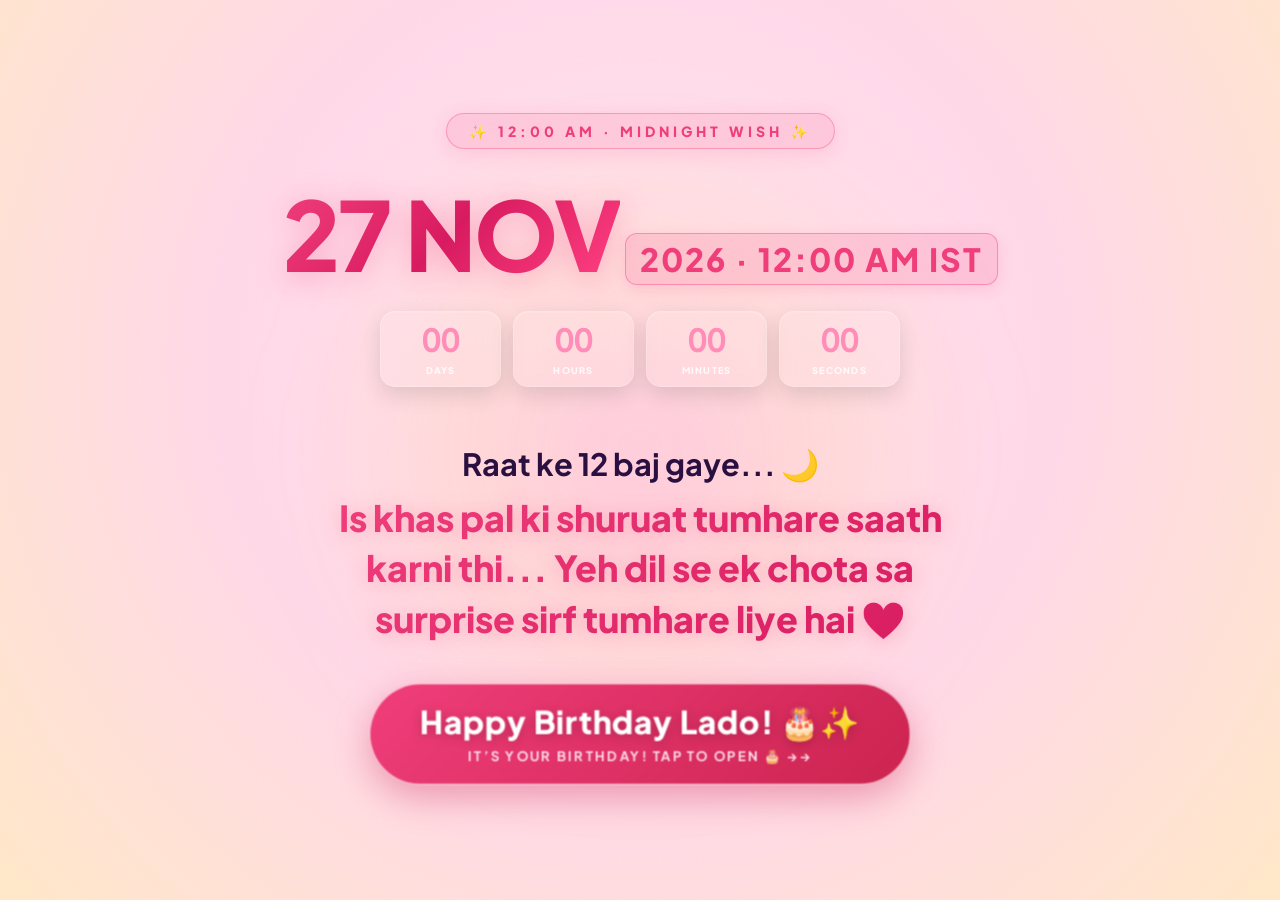
<file: index.html>
<!DOCTYPE html>
<html lang="en">
<head>
  <meta charset="UTF-8">
  <meta name="viewport" content="width=device-width, initial-scale=1.0">
  <title>For Lado 💗 — Birthday Surprise</title>
  
  <!-- Google Fonts -->
  <link rel="preconnect" href="https://fonts.googleapis.com">
  <link rel="preconnect" href="https://fonts.gstatic.com" crossorigin>
  <link href="https://fonts.googleapis.com/css2?family=Caveat:wght@600;700&family=Dancing+Script:wght@700&family=Montserrat:wght@400;700;800;900&family=Nunito:wght@400;600;700;800;900&family=Outfit:wght@400;600;700;800;900&family=Pacifico&family=Playfair+Display:ital,wght@0,600;0,700;1,600&family=Plus+Jakarta+Sans:wght@600;700;800&display=swap" rel="stylesheet">
  
  <!-- GSAP Animation Library -->
  <script src="https://cdnjs.cloudflare.com/ajax/libs/gsap/3.12.5/gsap.min.js"></script>

  <!-- External Stylesheet -->
  <link rel="stylesheet" href="style.css">

  <style id="long-scenes-scroll-fix">
    /* Let long birthday content scroll inside its own scene. */
    #scene-wishes,
    #scene-letter {
      justify-content: flex-start !important;
      align-items: center;
      overflow-y: auto !important;
      overflow-x: hidden !important;
      overscroll-behavior-y: contain;
      -webkit-overflow-scrolling: touch;
      scrollbar-width: thin;
      scrollbar-color: #f58aae rgba(255, 255, 255, 0.35);
      padding-top: clamp(24px, 5vh, 56px) !important;
      padding-bottom: 56px !important;
      height: 100%;
    }

    #scene-wishes > *,
    #scene-letter > * {
      flex-shrink: 0;
    }

    #scene-wishes .marathi-inline,
    #scene-wishes .wishes-card,
    #scene-letter .letter-card {
      max-width: min(100%, 900px);
    }

    #scene-wishes .marathi-inline {
      margin-bottom: 28px;
    }

    #scene-wishes .wishes-card {
      margin-bottom: 12px;
    }

    @media (max-width: 600px) {
      #scene-wishes,
      #scene-letter {
        padding: 22px 14px 40px !important;
      }

      #scene-wishes .marathi-inline,
      #scene-wishes .wishes-card,
      #scene-letter .letter-card {
        width: 100%;
      }
    }
  </style>


  <style id="lado-mobile-vintage-fix">
    /* Keep the bow fully on-screen and easy to tap on phones. */
    #scene-gift .archery-wrap {
      overflow: visible !important;
    }
    #scene-gift #archeryRig {
      z-index: 30 !important;
      touch-action: none;
    }
    #scene-gift #archeryRig::after {
      content: "TAP THE BOW TO SHOOT 💘";
      position: absolute;
      left: 50%;
      bottom: -22px;
      transform: translateX(-50%);
      width: max-content;
      max-width: 80vw;
      padding: 5px 10px;
      border: 1px solid rgba(220, 40, 105, .28);
      border-radius: 999px;
      background: rgba(255,255,255,.92);
      color: #c72865;
      font: 800 10px/1.2 'Nunito', sans-serif;
      letter-spacing: 1px;
      pointer-events: none;
      box-shadow: 0 4px 12px rgba(180, 30, 85, .12);
    }
    @media (max-width: 600px) {
      #scene-gift .archery-wrap {
        min-height: 76vh;
      }
      #scene-gift #archeryRig {
        left: 50% !important;
        right: auto !important;
        top: auto !important;
        bottom: 5% !important;
        margin-left: -76px !important;
        width: 152px !important;
        max-width: 42vw !important;
        height: auto !important;
        transform-origin: center bottom !important;
      }
      #scene-gift #archeryRig .bow-svg {
        width: 100% !important;
        height: auto !important;
        display: block;
      }
      #scene-gift #archeryRig .arrow-svg {
        max-width: 22% !important;
      }
      #scene-gift .gift-headline {
        max-width: 92vw;
        text-align: center;
      }
    }

    /* Vintage letter: readable type, warm paper, generous mobile spacing. */
    #scene-letter {
      background:
        radial-gradient(ellipse at 12% 8%, rgba(255,255,255,.75), transparent 38%),
        radial-gradient(ellipse at 90% 90%, rgba(255,220,173,.28), transparent 42%),
        linear-gradient(135deg, #2b1232 0%, #14091d 100%) !important;
      padding: clamp(16px, 3vh, 36px) 12px 42px !important;
    }
    #scene-letter .letter-card {
      width: min(920px, 100%) !important;
      box-sizing: border-box;
      border: 1px solid rgba(155, 104, 61, .38) !important;
      border-radius: 8px 8px 14px 14px !important;
      background:
        repeating-linear-gradient(0deg, rgba(118,78,45,.025) 0px, rgba(118,78,45,.025) 1px, transparent 1px, transparent 5px),
        linear-gradient(135deg, #fffaf0, #f8edd8 70%, #fff8ed) !important;
      color: #3d2a26 !important;
      box-shadow: 0 18px 55px rgba(0,0,0,.28), inset 0 0 30px rgba(170,116,57,.08) !important;
      padding: clamp(18px, 4vw, 42px) !important;
      overflow: visible !important;
      font-family: 'Nunito', sans-serif !important;
    }
    #scene-letter .letter-header {
      border-bottom: 1px solid rgba(139, 93, 50, .28);
      padding-bottom: 14px;
      margin-bottom: 18px;
    }
    #scene-letter .letter-title {
      color: #6f3045 !important;
      font-family: 'Dancing Script', 'Caveat', cursive !important;
      font-size: clamp(28px, 5vw, 44px) !important;
      line-height: 1.2 !important;
      letter-spacing: .2px !important;
    }
    #scene-letter .letter-tag {
      color: #9d6a3d !important;
      font-size: clamp(9px, 2vw, 12px) !important;
      letter-spacing: 2px !important;
      line-height: 1.5 !important;
    }
    #scene-letter .letter-body {
      font-family: 'Nunito', sans-serif !important;
      font-size: clamp(15px, 2.4vw, 18px) !important;
      line-height: 1.85 !important;
      color: #46352f !important;
      overflow-wrap: anywhere;
    }
    #scene-letter .letter-body p {
      margin: 0 0 1em !important;
    }
    #scene-letter .letter-signature {
      margin-top: 22px !important;
      padding-top: 14px;
      border-top: 1px dashed rgba(139, 93, 50, .32);
    }
    #scene-letter .sig-name {
      color: #b32f60 !important;
      font-family: 'Dancing Script', cursive !important;
      font-size: clamp(24px, 4vw, 34px) !important;
    }
    #scene-letter .memory-section {
      margin-top: clamp(28px, 5vw, 48px) !important;
      padding-top: 22px;
      border-top: 1px dashed rgba(139, 93, 50, .35);
    }
    #scene-letter .memory-section h3 {
      font-family: 'Dancing Script', cursive !important;
      font-size: clamp(25px, 4vw, 36px) !important;
      color: #6f3045 !important;
      line-height: 1.25 !important;
    }
    #scene-letter .memory-section > p {
      font-size: clamp(14px, 2.2vw, 16px) !important;
      line-height: 1.65 !important;
    }

    /* Photo cards have a subtle tactile 3D response on hover/touch. */
    #scene-letter .memory-photo {
      transform-style: preserve-3d;
      perspective: 900px;
      transition: transform 220ms ease, box-shadow 220ms ease;
      will-change: transform;
      cursor: pointer;
      box-shadow: 0 8px 20px rgba(80, 40, 48, .14);
      border-radius: 14px !important;
      overflow: hidden;
    }
    #scene-letter .memory-photo img {
      transform: translateZ(12px);
      transition: transform 260ms ease, filter 260ms ease;
      backface-visibility: hidden;
    }
    #scene-letter .memory-photo figcaption {
      font-size: clamp(11px, 2vw, 13px) !important;
      line-height: 1.4 !important;
      padding: 9px 6px !important;
    }
    #scene-letter .memory-photo:focus-within,
    #scene-letter .memory-photo:active {
      box-shadow: 0 16px 30px rgba(181, 39, 94, .22);
    }

    /* Personal chat memory: responsive, readable, softly framed. */
    #chat-memory {
      margin: 28px auto 12px;
      width: 100%;
      max-width: 760px;
      text-align: center;
    }
    #chat-memory .chat-memory-frame {
      margin: 0 auto;
      padding: clamp(8px, 2vw, 14px);
      border: 1px solid rgba(143, 86, 62, .24);
      border-radius: 16px;
      background: linear-gradient(145deg, #fffaf7, #f8e8e4);
      box-shadow: 0 12px 30px rgba(82, 35, 48, .13);
      overflow: hidden;
    }
    #chat-memory .chat-memory-image {
      display: block;
      width: 100%;
      height: auto;
      max-height: 72vh;
      object-fit: contain;
      object-position: center;
      border-radius: 10px;
      background: #101820;
      box-shadow: 0 5px 16px rgba(20, 10, 15, .18);
      transform: perspective(1000px) translateZ(0);
      transition: transform 260ms ease, box-shadow 260ms ease;
    }
    #chat-memory .chat-memory-frame:hover .chat-memory-image,
    #chat-memory .chat-memory-frame:active .chat-memory-image {
      transform: perspective(1000px) rotateX(1deg) rotateY(-1deg) scale(1.008);
      box-shadow: 0 12px 26px rgba(20, 10, 15, .24);
    }
    #chat-memory .chat-memory-caption {
      margin: 12px 0 0;
      color: #a8245b;
      font-size: clamp(16px, 2.6vw, 20px);
      font-weight: 900;
      line-height: 1.55;
    }
    #chat-memory .ghost {
      display: inline-block;
      text-decoration: none;
      font-size: 1.15em;
      transition: transform 180ms ease;
    }
    #chat-memory .ghost:hover { transform: rotate(-12deg) scale(1.15); }

    @media (max-width: 600px) {
      #scene-letter .letter-card {
        padding: 18px 15px 24px !important;
      }
      #scene-letter .letter-body {
        font-size: 16px !important;
        line-height: 1.85 !important;
      }
      #scene-letter .memory-grid {
        gap: 10px !important;
      }
      #scene-letter .memory-photo {
        min-width: 0;
      }
      #chat-memory .chat-memory-frame {
        padding: 18px 14px;
      }
    }

    @media (prefers-reduced-motion: reduce) {
      #scene-letter .memory-photo,
      #scene-letter .memory-photo img {
        transition: none !important;
      }
    }
  </style>


  <style id="wait-popups-style">
    #countdown-card { cursor: pointer; -webkit-tap-highlight-color: transparent; }
    #countdown-card:active { transform: scale(.985); }
    #wait-quote-overlay {
      /* Keep the quote popup above the birthday gate and all site layers. */
      position: fixed !important;
      inset: 0 !important;
      z-index: 2147483647 !important;
      display: none;
      align-items: center; justify-content: center; padding: 22px;
      background: rgba(69, 19, 48, .28); backdrop-filter: blur(7px);
      -webkit-backdrop-filter: blur(7px);
    }
    #wait-quote-overlay.is-open { display: flex; }
    #wait-quote-card {
      width: min(100%, 430px); position: relative; text-align: center;
      padding: 30px 24px 24px; border: 1px solid rgba(255,255,255,.85);
      border-radius: 26px; color: #54213f;
      background: linear-gradient(145deg, #fffafd, #ffe4ef 68%, #ffefd9);
      box-shadow: 0 24px 70px rgba(103, 26, 67, .28);
      animation: waitPopIn .42s cubic-bezier(.18,.9,.28,1.25) both;
    }
    #wait-quote-card .wait-heart { font-size: 34px; line-height: 1; margin-bottom: 14px; }
    #wait-quote-card .wait-label { font-size: 10px; letter-spacing: .2em; font-weight: 900; color: #d83e79; margin-bottom: 12px; }
    #wait-quote-text { font-size: clamp(19px, 4.8vw, 25px); line-height: 1.55; font-weight: 800; overflow-wrap: anywhere; }
    #wait-quote-hint { font-size: 12px; color: #9b637c; margin: 15px 0 0; }
    #wait-quote-close { margin-top: 18px; border: 0; border-radius: 999px; padding: 12px 22px; color: white; font-weight: 800; background: linear-gradient(135deg,#f45b98,#d92f70); box-shadow: 0 7px 18px rgba(217,47,112,.25); cursor: pointer; }
    @keyframes waitPopIn { 0% { opacity: 0; transform: translateY(18px) scale(.72) rotate(-2deg); } 70% { opacity: 1; transform: translateY(-3px) scale(1.035) rotate(.5deg); } 100% { opacity: 1; transform: translateY(0) scale(1) rotate(0); } }
    @keyframes waitPopOut { to { opacity: 0; transform: scale(.88) translateY(8px); } }
    @media (prefers-reduced-motion: reduce) { #wait-quote-card { animation: none; } }
  </style>


<style id="final-mobile-bow-position-fix">
  @media (max-width: 600px) {
    /* Anchor the bow to the visible phone viewport, not the oversized scene. */
    #scene-gift #archeryRig {
      position: fixed !important;
      left: 50vw !important;
      right: auto !important;
      top: auto !important;
      bottom: max(72px, 9vh) !important;
      margin-left: calc(-1 * min(76px, 21vw)) !important;
      margin-right: 0 !important;
      width: min(152px, 42vw) !important;
      height: auto !important;
      z-index: 9999 !important;
      touch-action: none !important;
      pointer-events: auto !important;
      transform-origin: center bottom !important;
    }
    #scene-gift #archeryRig .bow-svg {
      display: block !important;
      width: 100% !important;
      height: auto !important;
      pointer-events: auto !important;
    }
    #scene-gift #archeryRig .arrow-svg {
      pointer-events: none !important;
    }
  }
</style>


<style id="lado-baby-cake-celebration">
  #scene-cake { overflow-y: auto !important; overflow-x: hidden !important; }
  #scene-cake .cake-header-wrap { flex-shrink: 0; }
  #scene-cake .cake-celebration-layout {
    position: relative; z-index: 12; display: flex; align-items: center;
    justify-content: center; gap: clamp(12px, 3vw, 34px);
    width: min(100%, 1000px); padding: 0 18px 22px; box-sizing: border-box;
  }
  #scene-cake .baby-cake-character {
    position: relative; width: clamp(210px, 30vw, 360px); flex: 0 1 360px;
    text-align: center; transform: translateZ(0); animation: babyGentleFloat 3.6s ease-in-out infinite;
  }
  #scene-cake .baby-cake-photo {
    position: relative; width: 100%; aspect-ratio: 16 / 9; overflow: hidden;
    border-radius: 22px; border: 1px solid rgba(255,255,255,.9);
    box-shadow: 0 18px 48px rgba(113,39,73,.2), 0 0 0 5px rgba(255,255,255,.25);
    background: #f6d8d3;
  }
  #scene-cake .baby-cake-photo img {
    position: absolute; inset: 0; width: 100%; height: 100%; object-fit: cover;
    object-position: center center; display: block; transition: opacity .55s ease, transform .8s cubic-bezier(.2,.8,.2,1);
  }
  #scene-cake .baby-cake-sad { opacity: 1; transform: scale(1.02); }
  #scene-cake .baby-cake-happy { opacity: 0; transform: scale(1.08); }
  #scene-cake.cake-happy .baby-cake-sad { opacity: 0; transform: scale(.94); }
  #scene-cake.cake-happy .baby-cake-happy { opacity: 1; transform: scale(1); }
  #scene-cake .baby-happy-badge {
    display: none; width: fit-content; max-width: 95%; margin: 12px auto 0;
    padding: 9px 16px; border-radius: 999px; color: #a52d62; font-weight: 900;
    font-size: clamp(12px, 1.3vw, 15px);
    background: linear-gradient(120deg, #fff, #ffe3ef);
    border: 1px solid #f8bad2; box-shadow: 0 8px 22px rgba(214,63,122,.15);
  }
  #scene-cake.cake-happy .baby-happy-badge { display: block; animation: babyBadgePop .55s cubic-bezier(.2,.9,.25,1.35) both; }
  #scene-cake .cake-stage { flex: 0 1 360px; min-width: 0; margin-top: 0; }
  #scene-cake .cake-cut-btn {
    display: inline-flex; align-items: center; justify-content: center; gap: 8px;
    margin: 8px auto 0; padding: 13px 22px; border: 1px solid rgba(255,255,255,.9);
    border-radius: 999px; color: #fff; font-weight: 900; font-size: 14px;
    background: linear-gradient(115deg, #fa78aa, #df367a 70%, #bd2868);
    box-shadow: 0 10px 28px rgba(218,51,117,.3), inset 0 1px 0 rgba(255,255,255,.45);
    cursor: pointer; touch-action: manipulation; position: relative; z-index: 30;
    transition: transform .2s ease, box-shadow .2s ease;
  }
  #scene-cake .cake-cut-btn:active { transform: scale(.96); }
  #scene-cake .cake-cut-btn.continue-mode { background: linear-gradient(110deg,#e85c98,#a83375); }
  #scene-cake .cake-wrapper-svg { transition: filter .4s ease; }
  #scene-cake .cake-cut-line {
    position: absolute; z-index: 22; top: 39%; left: 50%; width: 5px; height: 0;
    border-radius: 999px; opacity: 0; pointer-events: none;
    background: linear-gradient(180deg, #fff9d8, #ffd45e, #fff);
    box-shadow: 0 0 14px #ffd45e, 0 0 28px rgba(255,105,180,.7);
    transform: translateX(-50%) rotate(10deg);
  }
  #scene-cake .cake-knife-swish {
    position: absolute; z-index: 25; width: 115px; height: 12px; top: 43%; left: 50%;
    opacity: 0; pointer-events: none; transform: translate(-50%,-50%) rotate(-38deg);
    border-radius: 999px; background: linear-gradient(180deg,#fff,#dce4ee 55%,#8997aa);
    box-shadow: 0 3px 8px rgba(47,39,53,.25);
  }
  #scene-cake .cake-knife-swish::after {
    content: ''; position: absolute; right: -22px; top: 0; width: 25px; height: 12px;
    border-radius: 0 8px 8px 0; background: linear-gradient(90deg,#d98a4c,#8e4b2e);
  }
  #scene-cake .cake-celebration-layout.cutting .cake-knife-swish {
    animation: cakeKnifeCut .85s cubic-bezier(.3,.1,.2,1) both;
  }
  #scene-cake .cake-celebration-layout.cutting .cake-cut-line {
    animation: cakeCutLine .75s .25s ease-out both;
  }
  #scene-cake .cake-celebration-layout.cutting .cake-wrapper-svg {
    animation: cakeSliceShake .8s ease-in-out both;
  }
  #scene-cake .cake-celebration-layout.cake-cut-complete .cake-wrapper-svg {
    filter: drop-shadow(0 18px 28px rgba(239,75,139,.25));
    animation: cakeAfterCut .7s cubic-bezier(.2,.8,.2,1) both;
  }
  #scene-cake.cake-happy .baby-cake-character { animation: babyHappyHop .85s cubic-bezier(.2,.9,.25,1.3) both; }
  @keyframes babyGentleFloat { 0%,100% { transform: translateY(0) rotate(0); } 50% { transform: translateY(-5px) rotate(.35deg); } }
  @keyframes babyHappyHop { 0% { transform: translateY(0) scale(1); } 35% { transform: translateY(-14px) scale(1.035); } 70% { transform: translateY(2px) scale(.99); } 100% { transform: translateY(0) scale(1); } }
  @keyframes babyBadgePop { from { opacity: 0; transform: translateY(8px) scale(.8); } to { opacity: 1; transform: translateY(0) scale(1); } }
  @keyframes cakeKnifeCut { 0% { opacity: 0; transform: translate(-15%,-75%) rotate(-62deg); } 18% { opacity: 1; } 62% { opacity: 1; transform: translate(-50%,35%) rotate(16deg); } 100% { opacity: 0; transform: translate(-75%,55%) rotate(25deg); } }
  @keyframes cakeCutLine { 0% { opacity: 0; height: 0; } 35% { opacity: 1; } 100% { opacity: .85; height: 145px; } }
  @keyframes cakeSliceShake { 0%,100% { transform: translateX(0) rotate(0); } 20% { transform: translateX(-5px) rotate(-1deg); } 45% { transform: translateX(4px) rotate(1deg); } 70% { transform: translateX(-2px) rotate(-.4deg); } }
  @keyframes cakeAfterCut { 0% { transform: scale(1); } 45% { transform: scale(1.055) rotate(-1deg); } 100% { transform: scale(1) rotate(0); } }
  @media (max-width: 680px) {
    #scene-cake { padding-top: 18px !important; padding-bottom: 18px; justify-content: flex-start !important; }
    #scene-cake .cake-header-wrap { max-width: 94%; margin-bottom: 4px; }
    #scene-cake .cake-badge { font-size: 10px; letter-spacing: 2px; padding: 6px 14px; }
    #scene-cake .cake-title { font-size: clamp(22px, 6vw, 30px); line-height: 1.18; }
    #scene-cake .cake-subtext { font-size: 12px; margin-top: 7px; }
    #scene-cake .cake-celebration-layout { flex-direction: column; gap: 4px; padding: 0 10px 22px; }
    #scene-cake .baby-cake-character { width: min(72vw, 270px); flex: 0 0 auto; }
    #scene-cake .baby-cake-photo { border-radius: 17px; box-shadow: 0 10px 26px rgba(113,39,73,.17), 0 0 0 3px rgba(255,255,255,.25); }
    #scene-cake .baby-happy-badge { margin-top: 7px; padding: 7px 12px; font-size: 12px; }
    #scene-cake .cake-stage { flex: 0 0 auto; margin-top: -3px; }
    #scene-cake .cake-wrapper-svg { width: 220px; height: 255px; }
    #scene-cake #cakeSvg { width: 220px; height: 340px; margin-top: -75px; }
    #scene-cake .velas { top: 172px; }
    #scene-cake .cake-cut-btn { margin-top: 0; padding: 12px 20px; font-size: 13px; }
    #scene-cake .cake-cut-line { top: 30%; }
    #scene-cake .cake-knife-swish { top: 37%; }
  }
  @media (prefers-reduced-motion: reduce) {
    #scene-cake .baby-cake-character, #scene-cake .cake-celebration-layout.cutting *,
    #scene-cake.cake-happy .baby-cake-character { animation: none !important; }
    #scene-cake .baby-cake-photo img { transition: none !important; }
  }
  body.birthday-locked #app { display: none !important; }
  body.birthday-locked #birthday-gate { display: flex !important; }
</style>

</head>
<body>

<div id="birthday-gate" class="birthday-gate" aria-live="polite">
  <div class="gate-petals" aria-hidden="true">✿　♡　✧　🌸　✧　♡　✿</div>
  <div class="gate-card" id="countdown-card" role="button" tabindex="0" aria-label="Tap for a funny wait message" onclick="event.stopPropagation(); const q=['Madam ji, thoda wait karna padega 😄🎀','Madam ji, bohot jaldi hai aapko 😂⏳','Arey madam ji, sabr rakhiye zara 😜🌸','Rukiye ji, abhi surprise baaki hai 🎁✨','Madam ji, line mein lagiye please 😆💗','Itni bhi kya jaldi hai madam ji? 😂','Countdown ko saans lene do madam ji 😅⏰','Madam ji, birthday bhaag ke thodi jaayega 😄🎂','Madam ji, abhi entry nahi milegi 😜🔒','Bas thoda aur intezaar, madam ji 🌸']; const o=document.getElementById('wait-quote-overlay'); const t=document.getElementById('wait-quote-text'); t.textContent=q[Math.floor(Math.random()*q.length)]; o.style.display='flex'; o.classList.add('is-open');">
    <div class="gate-kicker">A LITTLE SURPRISE FOR MY LOVE</div>
    <div class="gate-heart">♡</div>
    <h1>For my <span>Lado</span></h1>
    <p class="gate-copy">A special day is getting closer…</p>
    <div class="countdown-grid" id="countdown" aria-label="Birthday countdown">
      <div><strong id="cd-days">00</strong><span>Days</span></div>
      <div><strong id="cd-hours">00</strong><span>Hours</span></div>
      <div><strong id="cd-minutes">00</strong><span>Minutes</span></div>
      <div><strong id="cd-seconds">00</strong><span>Seconds</span></div>
    </div>
    <div class="countdown-track"><span id="countdown-progress"></span></div>
    <p class="gate-date">27 November 2026 · 12:00 AM IST · Made with love 💗</p>
    <button class="gate-button" id="countdown-continue" type="button" onclick="event.stopPropagation(); openBirthdaySurprise();">Continue to birthday surprise 💌 →</button>
  </div>
  <div class="gate-card calendar-card" id="calendar-card" hidden>
    <div class="gate-kicker">TODAY IS ALL ABOUT YOU</div>
    <h2>November <span>2026</span></h2>
    <div class="calendar-weekdays"><span>Sun</span><span>Mon</span><span>Tue</span><span>Wed</span><span>Thu</span><span>Fri</span><span>Sat</span></div>
    <div class="calendar-days" id="calendar-days"></div>
    <p class="gate-date">Friday · 27/11/2026 🌷</p>
    <button class="gate-button" onclick="openBirthdaySurprise()">Open your birthday surprise 💌</button>
  </div>
</div>

<div id="app">

  <!-- ===== SCENE 1: INTRO ===== -->
  <div class="scene active" id="scene-intro" onclick="goToScene(1)" style="cursor: pointer;">
    <div class="dots-grid"></div>
    <div class="intro-badge">✨ 12:00 AM · MIDNIGHT WISH ✨</div>
    <div class="intro-time-wrap intro-birthday-date">
      <span class="intro-time">27 NOV</span>
      <span class="intro-ampm">2026 · 12:00 AM IST</span>
    </div>
    <div class="intro-live-countdown" aria-label="Live countdown to 27 November 2026 at midnight">
      <div><strong id="intro-cd-days">00</strong><span>DAYS</span></div>
      <div><strong id="intro-cd-hours">00</strong><span>HOURS</span></div>
      <div><strong id="intro-cd-minutes">00</strong><span>MINUTES</span></div>
      <div><strong id="intro-cd-seconds">00</strong><span>SECONDS</span></div>
    </div>
    <div class="intro-subtitle">
      Raat ke 12 baj gaye... 🌙
      <span class="pink-glow-text">Is khas pal ki shuruat tumhare saath karni thi... Yeh dil se ek chota sa surprise sirf tumhare liye hai ❤️</span>
    </div>
    <div class="msg-bubble" onclick="event.stopPropagation(); goToScene(1);">
      <span class="msg-main">Happy Birthday Lado! 🎂✨</span>
      <span class="msg-hint" id="intro-countdown-button">TAP TO OPEN YOUR MIDNIGHT GIFT 🎁 →</span>
    </div>
  </div>

  <!-- ===== SCENE 2: GIFT BOX & INTERACTIVE ARCHERY ===== -->
  <div class="scene" id="scene-gift">
    <div class="dots-grid"></div>
    <div class="gift-header-tag">A SPECIAL SURPRISE · WITH ALL MY LOVE</div>
    <div class="gift-headline">A little something for <span class="highlight">Lado.</span></div>
    
    <div class="archery-wrap" id="archery-area">
      
      <!-- Emerging Heart & Gift Box Container -->
      <div class="target-heart-wrap" id="targetWrap">
        
        <div class="emerging-heart" id="emergingHeart" title="Target Heart!">
          <svg class="target-heart-svg" viewBox="0 0 100 92">
            <defs>
              <radialGradient id="hg" cx="38%" cy="30%" r="80%">
                <stop offset="0%" stop-color="#ffd9e4"/>
                <stop offset="42%" stop-color="#ff6f97"/>
                <stop offset="82%" stop-color="#d81e57"/>
                <stop offset="100%" stop-color="#9d0f3e"/>
              </radialGradient>
            </defs>
            <path d="M50 88 C20 62 2 40 2 24 C2 10 12 2 26 2 C36 2 44 8 50 16 C56 8 64 2 74 2 C88 2 98 10 98 24 C98 40 80 62 50 88 Z" fill="url(#hg)"/>
          </svg>
        </div>

        <!-- Gift Box clickable positioned lower down -->
        <div class="gift-box-wrap" id="gift-box-el" onclick="openGiftBox()">
          <div class="gift-box">
            <div class="box-lid" id="boxLid"><div class="box-ribbon-h"></div></div>
            <div class="box-body">
              <div class="box-ribbon-v"></div>
              <div class="box-dots"></div>
              <div class="gift-tag">
                <div class="to-label">TO</div>
                <div class="name">Lado</div>
                <div class="from-label">WITH ALL MY HEART</div>
              </div>
            </div>
          </div>
        </div>

      </div>

      <!-- Interactive SVG Bow & Arrow Rig (Anchored at bottom-left corner) -->
      <div class="archery-box" id="archeryRig">
        <!-- SVG Bow -->
        <svg class="bow-svg" id="bowSvg" viewBox="0 0 460 300">
          <defs>
            <linearGradient id="limb" x1="0" y1="0" x2="1" y2="0">
              <stop offset="0" stop-color="#4a2a1a" />
              <stop offset=".5" stop-color="#8a5127" />
              <stop offset="1" stop-color="#4a2a1a" />
            </linearGradient>
            <linearGradient id="grip" x1="0" y1="0" x2="1" y2="0">
              <stop offset="0" stop-color="#2a1a10" />
              <stop offset=".5" stop-color="#5a3822" />
              <stop offset="1" stop-color="#2a1a10" />
            </linearGradient>
          </defs>
          <path d="M34 96 C 118 168, 168 240, 230 252 C 292 240, 342 168, 426 96" fill="none" stroke="url(#limb)" stroke-width="14" stroke-linecap="round" />
          <rect x="216" y="206" width="28" height="70" rx="9" fill="url(#grip)" />
          <line id="strL" x1="40" y1="70" x2="230" y2="96" stroke="#f5c863" stroke-width="3" stroke-linecap="round" />
          <line id="strR" x1="420" y1="70" x2="230" y2="96" stroke="#f5c863" stroke-width="3" stroke-linecap="round" />
          <circle id="serving" cx="230" cy="96" r="6" fill="#e8a020" />
        </svg>

        <!-- SVG Arrow -->
        <svg class="arrow-svg" id="arrowSvg" viewBox="0 0 64 220">
          <defs>
            <linearGradient id="shaft" x1="0" y1="0" x2="1" y2="0">
              <stop offset="0" stop-color="#4a2c14" />
              <stop offset=".5" stop-color="#8a5a2c" />
              <stop offset="1" stop-color="#3e2410" />
            </linearGradient>
            <linearGradient id="gold" x1="0" y1="0" x2="1" y2="1">
              <stop offset="0" stop-color="#ffe38c" />
              <stop offset=".5" stop-color="#f4a626" />
              <stop offset="1" stop-color="#a85f0e" />
            </linearGradient>
            <linearGradient id="feath" x1="0" y1="0" x2="1" y2="1">
              <stop offset="0" stop-color="#ff7f9c" />
              <stop offset="1" stop-color="#a8154a" />
            </linearGradient>
          </defs>
          <rect x="29.4" y="30" width="5.2" height="168" rx="2.6" fill="url(#shaft)" />
          <g class="arrow__wings">
            <path class="wingL" d="M31 30 C 10 16, 2 20, 4 34 C 12 30, 20 32, 31 40 Z" fill="#ffffff" stroke="#e8a020" stroke-width="1.2"/>
            <path class="wingR" d="M33 30 C 54 16, 62 20, 60 34 C 52 30, 44 32, 33 40 Z" fill="#ffffff" stroke="#e8a020" stroke-width="1.2"/>
          </g>
          <path d="M32 12 C 30 7, 22 6.5, 21.5 13 C 21 18, 27 22, 32 27 C 37 22, 43 18, 42.5 13 C 42 6.5, 34 7, 32 12 Z" fill="url(#gold)" />
          <g class="arrow__fletch">
            <path d="M32 150 C 16 156, 10 178, 15 200 C 24 194, 30 184, 32 176 Z" fill="url(#feath)" />
            <path d="M32 150 C 48 156, 54 178, 49 200 C 40 194, 34 184, 32 176 Z" fill="url(#feath)" />
          </g>
        </svg>

      </div>

    </div>
  </div>

  <!-- ===== SCENE 3: CUPID UNTIES ===== -->
  <div class="scene" id="scene-open">
    <div class="dots-grid"></div>
    <div class="top-pill">
      <div class="pill-text"><span class="highlight">Cupid unties it...</span></div>
    </div>
    <div style="position:relative; display:flex; flex-direction:column; align-items:center; margin-top: 40px;">
      <div class="heart-3d" style="animation: heartPop 0.8s cubic-bezier(0.34,1.56,0.64,1) forwards 0.4s;">💖</div>
    </div>
  </div>

  <!-- ===== SCENE 4: HAPPY BIRTHDAY BURST ===== -->
  <div class="scene" id="scene-birthday">
    <div class="confetti-container" id="confetti"></div>
    <div class="hb-main">Happy Birthday</div>
    <div class="hb-name">Lado!</div>
    <div class="hb-from">WITH ALL MY LOVE</div>
  </div>

  <!-- ===== SCENE 5: PREMIUM 3D CAKE ===== -->
  <div class="scene" id="scene-cake">
    <div class="cake-sparkles-bg" aria-hidden="true">
      <span class="sparkle-item" style="top:15%;left:12%">✨</span>
      <span class="sparkle-item" style="top:22%;right:15%;animation-delay:1.2s">💖</span>
      <span class="sparkle-item" style="top:55%;left:8%;animation-delay:2.4s">🌸</span>
      <span class="sparkle-item" style="top:65%;right:10%;animation-delay:.8s">⭐</span>
      <span class="sparkle-item" style="top:80%;left:20%;animation-delay:1.8s">🎂</span>
    </div>
    <div class="cake-header-wrap">
      <div class="cake-badge">✨ A LITTLE BIRTHDAY MAGIC ✨</div>
      <h2 class="cake-title">A cake made <span class="hl">with love 🎂</span></h2>
      <p class="cake-subtext">Make a wish, then cut the cake for our little birthday star 🕯️</p>
    </div>
    <div class="cake-celebration-layout">
      <div class="baby-cake-character" id="cakeBaby" aria-live="polite">
        <div class="baby-cake-photo">
          <img class="baby-cake-sad" src="lado-baby-sad.jpg" alt="A little girl waiting for her birthday cake" loading="lazy">
          <img class="baby-cake-happy" src="lado-baby-happy.png" alt="The little girl smiling happily after the cake is cut" loading="lazy">
        </div>
        <div class="baby-happy-badge" id="babyHappyBadge">Yay! Cake time! 🎉💗</div>
      </div>
      <div class="cake-stage" style="cursor:pointer">
        <div class="cake-wrapper-svg">
          <div class="cake-glow"></div>
          <div class="cake-3d" id="cakeSvg" role="img" aria-label="Pink strawberry birthday cake">
            <div class="cake-plate"><span></span></div>
            <div class="cake-tier cake-tier-bottom">
              <div class="tier-side-shine"></div><div class="tier-frosting"></div>
              <i class="drip drip-a"></i><i class="drip drip-b"></i><i class="drip drip-c"></i><i class="drip drip-d"></i>
            </div>
            <div class="cake-tier cake-tier-top">
              <div class="tier-side-shine"></div><div class="tier-frosting"></div>
              <i class="drip drip-a"></i><i class="drip drip-b"></i><i class="drip drip-c"></i>
            </div>
            <div class="cake-topper-fruits" aria-hidden="true">
              <span class="berry berry-one">🍓</span><span class="berry berry-two">🍒</span><span class="berry berry-three">🍓</span>
              <span class="cream-swirl swirl-one">✦</span><span class="cream-swirl swirl-two">✦</span><span class="cream-swirl swirl-three">✦</span>
            </div>
            <div class="cake-slice-piece" aria-hidden="true"><span></span></div>
          </div>
          <div class="velas" id="cakeCandle" onclick="onCakeTap(event)" title="Tap the candle to make a wish">
            <div class="fuego"></div><div class="fuego"></div><div class="fuego"></div><div class="fuego"></div><div class="fuego"></div>
          </div>
        </div>
        <div class="cake-cut-line" aria-hidden="true"></div>
        <div class="cake-knife-swish" aria-hidden="true"><span class="knife-blade"></span><span class="knife-handle"></span><span class="knife-glint"></span></div>
        <button type="button" class="cake-cut-btn" id="cakeCutBtn" onclick="handleCakeCutButton(event)">🔪 Cut the cake 🎂</button>
      </div>
    </div>
  </div>

  <!-- ===== SCENE 6: BALLOONS ===== -->
  <div class="scene" id="scene-balloons">
    <div class="confetti-container" id="balloonConfetti"></div>
    <div class="dots-grid"></div>
    <div class="balloon-header-wrap">
      <div class="balloon-badge">🎈 5 FLOATING BALLOONS</div>
      <h2 class="balloon-title">Pop each balloon to reveal a <span class="hl">reason! ✨</span></h2>
      <p class="balloon-subtext">Tap the bow below to shoot Cupid's arrow 🏹</p>
    </div>
    
    <div class="reason-card" id="balloonReasonCard">
      <div class="reason-label" id="reasonLabel">TAP THE BOW TO POP BALLOON 1</div>
      <div class="reason-text" id="reasonText">Shoot a balloon with Cupid's bow ✨</div>
    </div>

    <div class="balloons-graphic" id="balloonsContainer">
      <div class="balloon-item" id="bItem-0" onclick="shootBalloon(0)"><div class="balloon-oval" style="background:#ff6b9d;"></div><div class="balloon-string"></div></div>
      <div class="balloon-item" id="bItem-1" onclick="shootBalloon(1)"><div class="balloon-oval" style="background:#a29bfe;"></div><div class="balloon-string"></div></div>
      <div class="balloon-item" id="bItem-2" onclick="shootBalloon(2)"><div class="balloon-oval" style="background:#4ecdc4;"></div><div class="balloon-string"></div></div>
      <div class="balloon-item" id="bItem-3" onclick="shootBalloon(3)"><div class="balloon-oval" style="background:#f5c863;"></div><div class="balloon-string"></div></div>
      <div class="balloon-item" id="bItem-4" onclick="shootBalloon(4)"><div class="balloon-oval" style="background:#ff7675;"></div><div class="balloon-string"></div></div>
    </div>

    <!-- Interactive Compact Archery Bow for Scene 6 Balloons (Anchored at bottom center) -->
    <div class="balloon-bow-wrap" id="balloonBowWrap" onclick="shootCurrentBalloon()" title="Tap bow to shoot arrow!">
      <svg class="bow-svg" id="balloonBowSvg" viewBox="0 0 460 300" style="width: 65px; height: auto; display: block;">
        <defs>
          <linearGradient id="limbB" x1="0" y1="0" x2="1" y2="0">
            <stop offset="0" stop-color="#4a2a1a" />
            <stop offset=".5" stop-color="#8a5127" />
            <stop offset="1" stop-color="#4a2a1a" />
          </linearGradient>
          <linearGradient id="gripB" x1="0" y1="0" x2="1" y2="0">
            <stop offset="0" stop-color="#2a1a10" />
            <stop offset=".5" stop-color="#5a3822" />
            <stop offset="1" stop-color="#2a1a10" />
          </linearGradient>
        </defs>
        <path d="M34 96 C 118 168, 168 240, 230 252 C 292 240, 342 168, 426 96" fill="none" stroke="url(#limbB)" stroke-width="14" stroke-linecap="round" />
        <rect x="216" y="206" width="28" height="70" rx="9" fill="url(#gripB)" />
        <line id="bStrL" x1="40" y1="70" x2="230" y2="96" stroke="#f5c863" stroke-width="3" stroke-linecap="round" />
        <line id="bStrR" x1="420" y1="70" x2="230" y2="96" stroke="#f5c863" stroke-width="3" stroke-linecap="round" />
      </svg>
      <svg class="arrow-svg" id="balloonArrowSvg" viewBox="0 0 64 220" style="position: absolute; top: -25px; left: 50%; margin-left: -12px; width: 24px; height: auto;">
        <rect x="29.4" y="30" width="5.2" height="168" rx="2.6" fill="#8a5a2c" />
        <path d="M32 12 C 30 7, 22 6.5, 21.5 13 C 21 18, 27 22, 32 27 C 37 22, 43 18, 42.5 13 C 42 6.5, 34 7, 32 12 Z" fill="#f4a626" />
      </svg>
    </div>
  </div>

  <!-- ===== SCENE 7: WISHES LIST ===== -->
  <div class="scene" id="scene-wishes">
    <div class="marathi-inline">
      <div class="marathi-heading">Happy Birthday, Lado</div>
      <p>तुला काय गिफ्ट घ्यावं याचा विचार केला,</p>
      <p>पण खरं सांगायचं तर तुझ्यासारख्या व्यक्तीसाठी</p>
      <p>जगातलं कोणतंच गिफ्ट पुरेसं नाही...</p>
      <p>म्हणून आज फक्त एकच इच्छा, तुझ्या आयुष्यातील प्रत्येक उद्या</p>
      <p>आजपेक्षा सुंदर असावा.. तू हसत राहा; तुझ्या चेहऱ्यावरचं हसू जपण्याची जबाबदारी माझी..! ❤️</p>
    </div>
    <div class="dots-grid"></div>
    <div class="wishes-card">
      <div class="wishes-card-title">CUPID EXPRESS · WISHES FOR HAYATI</div>
      <div class="wish-item">
        <span>✨ Endless smiles & genuine happiness every single day</span>
        <button type="button" class="wish-delivered" onclick="event.stopPropagation(); stampWish(this)" aria-label="Tap to stamp this wish as delivered">DELIVERED ✓</button>
      </div>
      <div class="wish-item">
        <span>🌸 Peaceful mornings & moments of pure magic</span>
        <button type="button" class="wish-delivered" onclick="event.stopPropagation(); stampWish(this)" aria-label="Tap to stamp this wish as delivered">DELIVERED ✓</button>
      </div>
      <div class="wish-item">
        <span>💖 A heart that always feels deeply loved & safe</span>
        <button type="button" class="wish-delivered" onclick="event.stopPropagation(); stampWish(this)" aria-label="Tap to stamp this wish as delivered">DELIVERED ✓</button>
      </div>
      <div class="wish-item">
        <span>🌹 Every wish you make under the stars coming true</span>
        <button type="button" class="wish-delivered" onclick="event.stopPropagation(); stampWish(this)" aria-label="Tap to stamp this wish as delivered">DELIVERED ✓</button>
      </div>
      <div class="wish-item">
        <span>💌 A promise to stand by your side forever & always</span>
        <button type="button" class="wish-delivered" onclick="event.stopPropagation(); stampWish(this)" aria-label="Tap to stamp this wish as delivered">DELIVERED ✓</button>
      </div>

      <div class="wishes-next-wrap">
        <button class="wishes-next-btn" onclick="event.stopPropagation(); goToScene(7);">
          Open Birthday Letter 💌 →
        </button>
      </div>
    </div>
  </div>

  <!-- ===== SCENE 8: LOVE LETTER & FINAL CELEBRATION (GRAND FINALE) ===== -->
  <div class="scene" id="scene-letter">
    <div class="dots-grid"></div>
    <div id="grandFinaleFlash" class="grand-finale-flash"></div>
    <canvas id="grandFinaleCanvas"></canvas>
    <div class="confetti-container" id="letterConfetti"></div>

    <!-- Birthday Love Letter Card (Directly rendered on page & celebrated!) -->
    <div class="letter-card" id="letterCard">
      <div class="letter-header">
        <div class="letter-tag">✨👑 GRAND FINALE · FOREVER & ALWAYS 👑✨</div>
        <div class="letter-title">Happy Birthday Lado! 🌹</div>
      </div>
      
      <div class="letter-divider"></div>

      <div class="letter-body">
        <p>My Dearest Lado,</p>
        <p>Dear wife, aapko is birthday ki dher saari shubhkamnayein. Mujhe pata hai, Lado, aaj ke din bhi aap shayad happy nahi honge. Lekin aapke husband jald hi sab theek kar lenge. Love you, baccha. ❤️</p>
        <p>Aap mere liye bahut special ho. Chahe abhi sab kuch perfect na ho, main aapke saath milkar sab achha karne ki koshish karunga. Aapki smile mere liye bahut maayne rakhti hai, Lado.</p>
        <p>Aap hamesha khush raho, muskurate raho aur aapke saare sapne poore hon. Main aapke saath hoon. Happy Birthday, meri Lado. 💗</p>
        
        <div class="letter-signature">
          <span class="sig-tag">Aapka husband, hamesha aapke saath,</span>
          <span class="sig-name">Forever yours, Lado ❤️</span>
        </div>
      </div>

      <section class="memory-section" aria-label="Lado's photo memories">
        <div class="memory-eyebrow">LITTLE MOMENTS, BIG LOVE</div>
        <h3>My favourite person, my Lado 📸</h3>
        <p>Har photo mein tumhari ek alag si muskurahat — aur mere liye ek pyari si yaad. ❤️</p>
        <div class="memory-grid">
          <figure class="memory-photo"><img src="lado-portrait-01.png" alt="Lado smiling in a pink traditional outfit" loading="lazy"><figcaption>My favourite smile 💗</figcaption></figure>
          <figure class="memory-photo"><img src="lado-full-02.jpg" alt="Lado standing in her pink outfit" loading="lazy"><figcaption>Beautiful, always 🌸</figcaption></figure>
          <figure class="memory-photo"><img src="lado-portrait-03.png" alt="Lado in warm golden light" loading="lazy"><figcaption>My sunshine ✨</figcaption></figure>
          <figure class="memory-photo"><img src="lado-selfie-04.jpg" alt="A close-up selfie of Lado" loading="lazy"><figcaption>That lovely face 🥹</figcaption></figure>
          <figure class="memory-photo"><img src="lado-portrait-05.jpg" alt="Lado smiling in a pink outfit" loading="lazy"><figcaption>Always special 🌷</figcaption></figure>
          <figure class="memory-photo"><img src="lado-memory-06.png" alt="A playful selfie of Lado" loading="lazy"><figcaption>My cute Lado 🦋</figcaption></figure>
        </div>
  
        <section id="chat-memory" aria-label="Personal chat memory">
          <div class="memory-eyebrow">A LITTLE MEMORY ONLY WE UNDERSTAND 💌</div>
          <div class="chat-memory-frame">
            <img
              class="chat-memory-image"
              src="chat-memory.jpg"
              alt="A personal WhatsApp chat memory between Ashwin and Lado"
              loading="lazy"
              decoding="async">
          </div>
          <p class="chat-memory-caption">madam ji kuch yad hai aap ko <a class="ghost" href="https://web.telegram.org/k/assets/img/emoji/1f47b.png" target="_blank" rel="noopener noreferrer" aria-label="ghost emoji">👻</a></p>
        </section>

      <div class="song-card">
          <span class="song-note" aria-hidden="true">♫</span>
          <div class="song-copy"><strong>Our birthday song</strong><span>Nawari Distes G</span></div>
          <button class="song-button" id="song-toggle" type="button" aria-pressed="false">▶ Play song</button>
        </div>
        <audio id="birthday-song" src="nawari-distes-g.m4a" preload="auto" loop playsinline></audio>
        <p class="song-note-small" id="song-status" aria-live="polite">Tap karke apna birthday song play karo. 💗</p>
      </section>
      <div class="letter-footer">
        <button class="celebrate-again-btn" onclick="triggerLetterConfetti(event)">
          🎉 Celebrate Again! ✨
        </button>
        <button class="final-clock-btn" type="button" onclick="openTubeClockSurprise()">One last little surprise · Live Tube Clock ⏰</button>
      </div>
    </div>

  </div>



</div>

  <script>
    (function () {
      const target = new Date('2026-11-27T00:00:00+05:30').getTime();
      const start = new Date('2026-10-16T00:00:00+05:30').getTime();
      const gate = document.getElementById('birthday-gate');
      const card = document.getElementById('countdown-card');
      const calendar = document.getElementById('calendar-card');
      function buildCalendar() {
        const grid = document.getElementById('calendar-days');
        const first = new Date(2026, 10, 1).getDay();
        const total = new Date(2026, 11, 0).getDate();
        grid.innerHTML = '';
        for (let i = 0; i < first; i++) { const blank = document.createElement('span'); blank.className = 'calendar-blank'; grid.appendChild(blank); }
        for (let day = 1; day <= total; day++) {
          const cell = document.createElement('span'); cell.textContent = day;
          if (day === 27) { cell.className = 'birthday-day'; cell.setAttribute('aria-label', 'Birthday, 27 November'); }
          grid.appendChild(cell);
        }
      }
      const app = document.getElementById('app');
      // Preview mode is for testing only; the real birthday date remains unchanged.
      const previewMode = new URLSearchParams(window.location.search).get('preview') === '1';
      function isBirthdayUnlocked() { return previewMode || Date.now() >= target; }
      function unlockBirthday() {
        if (!isBirthdayUnlocked()) return false;
        window.__birthdayUnlocked = true;
        document.body.classList.remove('birthday-locked');
        gate.classList.add('gate-hidden');
        if (app) app.style.display = '';
        return true;
      }
      window.__birthdayUnlocked = isBirthdayUnlocked();
      if (!window.__birthdayUnlocked) {
        document.body.classList.add('birthday-locked');
        if (app) app.style.display = 'none';
      } else {
        unlockBirthday();
      }
      window.openBirthdaySurprise = function () {
        if (!unlockBirthday()) {
          document.body.classList.add('birthday-locked');
          if (app) app.style.display = 'none';
          return false;
        }
        return true;
      };
      function tick() {
        const now = Date.now();
        const diff = target - now;
        if (diff <= 0) {
          card.hidden = true; calendar.hidden = false; buildCalendar();
          unlockBirthday();
          return;
        }
        const d = Math.floor(diff / 86400000), h = Math.floor(diff % 86400000 / 3600000), m = Math.floor(diff % 3600000 / 60000), sec = Math.floor(diff % 60000 / 1000);
        document.getElementById('cd-days').textContent = String(d).padStart(2, '0');
        document.getElementById('cd-hours').textContent = String(h).padStart(2, '0');
        document.getElementById('cd-minutes').textContent = String(m).padStart(2, '0');
        document.getElementById('cd-seconds').textContent = String(sec).padStart(2, '0');
        const pct = Math.max(0, Math.min(100, (now - start) / (target - start) * 100));
        document.getElementById('countdown-progress').style.width = pct + '%';
      }
      tick(); setInterval(tick, 1000);
    })();
  </script>

  <script>
    (() => {
      const audio = document.getElementById('birthday-song');
      const button = document.getElementById('song-toggle');
      const status = document.getElementById('song-status');
      if (!audio || !button || !status) return;
      button.addEventListener('click', async () => {
        if (audio.paused) {
          try { await audio.play(); button.textContent = '❚❚ Pause song'; button.setAttribute('aria-pressed', 'true'); status.textContent = 'Playing: Nawari Distes G 💗'; }
          catch (_) { status.textContent = 'Song play nahi ho paya. Dobara tap karo.'; }
        } else { audio.pause(); button.textContent = '▶ Play song'; button.setAttribute('aria-pressed', 'false'); status.textContent = 'Song paused.'; }
      });
      audio.addEventListener('ended', () => { button.textContent = '▶ Play song'; button.setAttribute('aria-pressed', 'false'); });
      audio.addEventListener('error', () => { status.textContent = 'Audio file load nahi ho payi. ZIP ko extract karke poora folder use karo.'; });
    })();
  </script>
  <!-- External JavaScript -->
  
  <script id="lado-audio-first-gesture">
    (() => {
      const audio = document.getElementById('birthday-song');
      const button = document.getElementById('song-toggle');
      const status = document.getElementById('song-status');
      if (!audio) return;
      let triedGesture = false;

      const reflectPlaying = () => {
        if (button) {
          button.textContent = '❚❚ Pause song';
          button.setAttribute('aria-pressed', 'true');
        }
        if (status) status.textContent = 'Our birthday song is playing 💗';
      };
      const tryPlay = async () => {
        try {
          await audio.play();
          reflectPlaying();
          return true;
        } catch (_) {
          if (status) status.textContent = 'Song ready 💗 Tap anywhere once, or press Play song.';
          return false;
        }
      };

      // Try on load. Browsers may block it until a real user gesture.
      window.addEventListener('load', () => { tryPlay(); }, { once: true });

      const startAfterGesture = () => {
        if (triedGesture || !audio.paused) return;
        triedGesture = true;
        tryPlay();
        document.removeEventListener('pointerdown', startAfterGesture, true);
        document.removeEventListener('keydown', startAfterGesture, true);
      };
      document.addEventListener('pointerdown', startAfterGesture, true);
      document.addEventListener('keydown', startAfterGesture, true);
    })();
  </script>

  <script src="script.js"></script>

<div id="wait-quote-overlay" role="dialog" aria-modal="true" aria-labelledby="wait-quote-text">
  <div id="wait-quote-card">
    <div class="wait-heart" aria-hidden="true">💗</div>
    <div class="wait-label">EK CHHOTI SI BAAT, MERI LADO KE LIYE</div>
    <div id="wait-quote-text">Yrr wait nahi ho raha aapse… sach mein ziddi ho aap! 💗</div>
    <p id="wait-quote-hint">Ek aur pyaari baat sunne ke liye phir se countdown par tap karna. ✨</p>
    <button id="wait-quote-close" type="button" onclick="event.stopPropagation(); const o=document.getElementById('wait-quote-overlay'); o.classList.remove('is-open'); o.style.display='none';">Achha baba, wait karte hain 💌</button>
  </div>
</div>
<script id="wait-quote-interaction">
(function () {
  const card = document.getElementById('countdown-card');
  const overlay = document.getElementById('wait-quote-overlay');
  const quoteText = document.getElementById('wait-quote-text');
  const closeButton = document.getElementById('wait-quote-close');
  if (!card || !overlay || !quoteText || !closeButton) return;

  const quotes = [
    'Madam ji, thoda wait karna padega 😄🎀',
    'Madam ji, bohot jaldi hai aapko 😂⏳',
    'Arey madam ji, sabr rakhiye zara 😜🌸',
    'Rukiye ji, abhi surprise baaki hai 🎁✨',
    'Madam ji, line mein lagiye please 😆💗',
    'Itni bhi kya jaldi hai madam ji? 😂',
    'Bas bas madam ji, countdown ko saans lene do 😅⏰',
    'Madam ji, thoda patience bhi rakh lo na 😇🌷',
    'Arre wah, phir se aa gayi? 😂🎀',
    'Madam ji, baar-baar check karne se date jaldi nahi aayegi 😜',
    'Zara aaram se madam ji, sab time par hoga 😌✨',
    'Madam ji, intezaar ka bhi apna maza hai 😄🍭',
    'Aapko toh abhi se jaldi mach rahi hai 😂💞',
    'Madam ji, abhi toh trailer bhi nahi aaya 🎬😆',
    'Ek minute madam ji… jaldi kis baat ki? 😜',
    'Madam ji, thoda sa sabr dikha do please 🙏😂',
    'Aap phir aa gayi countdown dekhne? 👀🎀',
    'Madam ji, itni checking se countdown sharma jayega 😆',
    'Rukiye rukiye, abhi waqt nahi hua 😄⏳',
    'Madam ji, surprise apni speed se aa raha hai 🎁',
    'Jaldi ka kaam… madam ji, aap samajh hi gayi 😂',
    'Madam ji, wait mode ON rakhiye 😎⏰',
    'Bas thoda aur intezaar, madam ji 🌸',
    'Madam ji, countdown ko ghoor matiye 😂👀',
    'Arre ji, birthday bhaag ke thodi jaayega 😄🎂',
    'Madam ji, abhi entry nahi milegi 😜🔒',
    'Itni jaldi? Madam ji, kya baat hai 😂',
    'Madam ji, thoda break le lo, phir aana ☕😄',
    'Aapka patience test chal raha hai madam ji 😆🎀',
    'Madam ji, surprise ko ready toh hone do 🎁',
    'Oho madam ji, phir se button dhoondh rahi ho? 😂',
    'Madam ji, abhi countdown hi dekhna hai 😌⏳',
    'Thoda sa wait, phir full masti 😄🎉',
    'Madam ji, abhi nahi… baad mein pakka 😜',
    'Aapki jaldi dekh kar clock bhi hans rahi hai 😂🕒',
    'Madam ji, rules toh rules hain 😎🔒',
    'Zara thehriye madam ji, please 😄🌷',
    'Madam ji, abhi surprise chhutti par hai 😂🎁',
    'Itna refresh mat karo ji, countdown wahi hai 😆',
    'Madam ji, patience ki jai ho 🙌😂',
    'Aap toh badi impatient nikli madam ji 😜',
    'Madam ji, thoda sa wait karna seekh lo 😇',
    'Abhi se itni excitement? 😂🎉',
    'Madam ji, surprise ko final touch mil raha hai ✨',
    'Aapki attendance phir lag gayi 😄📋',
    'Madam ji, wait karne ka record banaogi kya? 😂',
    'Rukiye ji, time aane do ⏰🌸',
    'Madam ji, countdown ko disturb mat karo 😆',
    'Bas thoda sa aur, madam ji 🎀',
    'Aap phir check karne aa gayi! 😂👀',
    'Madam ji, jaldi ka button abhi bana nahi 😜',
    'Aaram se madam ji, koi race nahi hai 😄',
    'Madam ji, abhi suspense rehne do 🤫🎁',
    'Aapki jaldi dekh kar maza aa raha hai 😂',
    'Madam ji, sabr ka test pass karna hai 😆🏆',
    'O ji, abhi toh date door hai ⏳',
    'Madam ji, itni baar aane ka attendance bonus nahi milega 😂',
    'Rukiye ji, countdown ko kaam karne do 😄',
    'Madam ji, surprise ko time chahiye 🎀',
    'Aapki nazar toh countdown par hi hai 👀😂',
    'Madam ji, bas bas, abhi time baaki hai 😜',
    'Thoda patience, thodi smile 😊🌷',
    'Madam ji, abhi unlock nahi hoga 😄🔒',
    'Aaj ka task: wait karna 😂📝',
    'Madam ji, jaldi karne se seconds nahi bhaagte 😆',
    'Zara dheere madam ji, suspense hai suspense 🤫',
    'Madam ji, aapki checking successful… par wait abhi baaki 😜',
    'Abhi nahi ji, thoda baad mein 😄⏳',
    'Madam ji, countdown se dosti kar lo 😂',
    'Bas dekhte raho, surprise time par aayega 🎁',
    'Madam ji, abhi waiting room mein rahiye 😆🎀',
    'Aapka wait karne ka talent kamaal hai 😂',
    'Madam ji, abhi patience wali setting on karo 😇',
    'Jaldi-jaldi bolne se birthday jaldi nahi aata 😜🎂',
    'Madam ji, timer ko pressure mat do 😂',
    'Thoda ruk jao ji, maza aayega 😄✨',
    'Madam ji, suspense ko suspense rehne do 🤫',
    'Aapki excitement full, timer apni speed par 😂',
    'Madam ji, ek chhoti si break le lo 🌸',
    'Abhi surprise ka gate band hai ji 🔒😄',
    'Madam ji, wait karna bhi ek kala hai 😂🎨',
    'Oho, countdown checking again! 😆',
    'Madam ji, itni jaldi kis baat ki bhala? 😜',
    'Thoda aur sabr, phir dhamaka 🎉',
    'Madam ji, abhi bas countdown wali duty hai ⏰',
    'Aapka patience meter check ho raha hai 😂',
    'Madam ji, date ko aane toh do 😄',
    'Rukiye zara, surprise ready ho raha hai 🎁✨',
    'Madam ji, aaj sirf wait-wait khelna hai 😆',
    'Countdown par nazar, madam ji 👀🎀',
    'Madam ji, abhi entry ka time nahi hua 😜',
    'Ek minute ji, jaldi bilkul mana hai 😂',
    'Madam ji, smile karo aur wait karo 😊',
    'Abhi suspense baaki hai, madam ji 🤫',
    'Madam ji, itni checking ke liye medal chahiye 🏅😂',
    'Thoda sa wait aur, phir aage badhna 😄',
    'Madam ji, time se pehle kaam nahi hota ⏳',
    'Bas ji, ab agli baar thodi der baad aana 😂',
    'Madam ji, wait karna padega… rule hai rule 😎🎀',
    'Madam ji, ab sach mein thoda wait kar lo na 😄🎀'
  ];
  let lastIndex = -1;

  function showWaitQuote() {
    let index = Math.floor(Math.random() * quotes.length);
    if (quotes.length > 1 && index === lastIndex) index = (index + 1) % quotes.length;
    lastIndex = index;
    quoteText.textContent = quotes[index];
    overlay.style.display = 'flex';
    overlay.classList.remove('is-open');
    void overlay.offsetWidth;
    overlay.classList.add('is-open');
  }
  window.showWaitQuote = function (event) {
    if (event) event.stopPropagation();
    showWaitQuote();
  };
  function closeWaitQuote() {
    const popup = document.getElementById('wait-quote-card');
    popup.style.animation = 'waitPopOut .18s ease forwards';
    window.setTimeout(() => {
      overlay.classList.remove('is-open');
      popup.style.animation = '';
    }, 170);
  }

  card.setAttribute('role', 'button');
  card.setAttribute('tabindex', '0');
  card.setAttribute('aria-label', 'Tap for a little love message');
  // Bind the click directly to the popup function; do not rely on inline HTML/global lookup.
  card.addEventListener('click', (event) => {
    event.preventDefault();
    event.stopPropagation();
    showWaitQuote();
  });
  card.addEventListener('keydown', (event) => {
    if (event.key === 'Enter' || event.key === ' ') {
      event.preventDefault();
      showWaitQuote();
    }
  });
  closeButton.addEventListener('click', closeWaitQuote);
  overlay.addEventListener('click', (event) => {
    if (event.target === overlay) closeWaitQuote();
  });
  document.addEventListener('keydown', (event) => {
    if (event.key === 'Escape' && overlay.classList.contains('is-open')) closeWaitQuote();
  });
})();
</script>


  <!-- Bonus scene 1: CSS flower garden. Kept isolated from the original scenes. -->
  <section id="flower-surprise-overlay" class="bonus-overlay flower-bonus-overlay" aria-hidden="true">
    <div class="bonus-scene-card flower-bonus-card">
      <div class="bonus-kicker">A LITTLE GARDEN FOR MY LADO 🌸</div>
      <h2>For you, my favourite flower</h2>
      <p class="bonus-intro">Har phool ki tarah, aap meri duniya ko aur khoobsurat banati ho. 💗</p>
      <div class="bloom-garden" aria-hidden="true">
        <div class="bloom-plant plant-left">
          <div class="bloom-head"><i></i><i></i><i></i><i></i><i></i><i></i><i></i><i></i><b></b></div>
          <div class="bloom-stem"><span class="bloom-leaf leaf-left"></span><span class="bloom-leaf leaf-right"></span></div>
        </div>
        <div class="bloom-plant plant-center">
          <div class="bloom-head"><i></i><i></i><i></i><i></i><i></i><i></i><i></i><i></i><b></b></div>
          <div class="bloom-stem"><span class="bloom-leaf leaf-left"></span><span class="bloom-leaf leaf-right"></span></div>
        </div>
        <div class="bloom-plant plant-right">
          <div class="bloom-head"><i></i><i></i><i></i><i></i><i></i><i></i><i></i><i></i><b></b></div>
          <div class="bloom-stem"><span class="bloom-leaf leaf-left"></span><span class="bloom-leaf leaf-right"></span></div>
        </div>
        <div class="bloom-grass"></div>
      </div>
      <div class="flower-sparkles" aria-hidden="true">✦　✧　💖　✧　✦</div>
      <button class="bonus-next-btn" type="button" onclick="continueFromFlowers()">Continue to birthday balloons 🎈 →</button>
      <button class="bonus-skip-btn" type="button" onclick="continueFromFlowers()">Skip animation</button>
    </div>
  </section>

  <!-- Bonus scene 2: Tube Clock runs in an iframe so its original CSS cannot break the birthday site. -->
  <section id="tube-clock-overlay" class="bonus-overlay clock-bonus-overlay" aria-hidden="true">
    <div class="clock-bonus-top">
      <span>ONE LITTLE MOMENT, JUST FOR YOU 💗</span>
      <button type="button" onclick="continueFromTubeClock()" aria-label="Continue to birthday balloons">Continue →</button>
    </div>
    <iframe class="tube-clock-frame" src="tube-clock.html" title="Retro Tube Clock" loading="lazy" allow="autoplay"></iframe>
    <div class="clock-bonus-bottom">
      <p>Every minute brings us closer to your special day. 🌷</p>
      <button class="bonus-next-btn" type="button" onclick="continueFromTubeClock()">Back to birthday letter 💌 →</button>
    </div>
  </section>


<script>
  // Lado interactions: live birthday countdown button + tactile postal stamps.
  (function () {
    const target = new Date('2026-11-27T00:00:00+05:30').getTime();
    const label = document.getElementById('intro-countdown-button');
    function updateIntroCountdown() {
      if (!label) return;
      const diff = Math.max(0, target - Date.now());
      if (!diff) { label.textContent = 'IT’S YOUR BIRTHDAY! TAP TO OPEN 🎂 →'; return; }
      const days = Math.floor(diff / 86400000);
      const hours = Math.floor(diff % 86400000 / 3600000);
      const mins = Math.floor(diff % 3600000 / 60000);
      const secs = Math.floor(diff % 60000 / 1000);
      label.textContent = `${days}D ${String(hours).padStart(2,'0')}H ${String(mins).padStart(2,'0')}M ${String(secs).padStart(2,'0')}S · TAP TO OPEN 🎁 →`;
    }
    updateIntroCountdown();
    window.setInterval(updateIntroCountdown, 1000);
  })();
  window.stampWish = function (button) {
    if (!button) return;
    button.classList.remove('stamp-pop');
    void button.offsetWidth;
    button.classList.add('stamp-pop', 'is-stamped');
    button.setAttribute('aria-pressed', 'true');
    button.textContent = 'DELIVERED ✓';
    const row = button.closest('.wish-item');
    if (row) row.classList.add('wish-stamped');
    window.setTimeout(() => button.classList.remove('stamp-pop'), 700);
  };
</script>

</body>
</html>
</file>
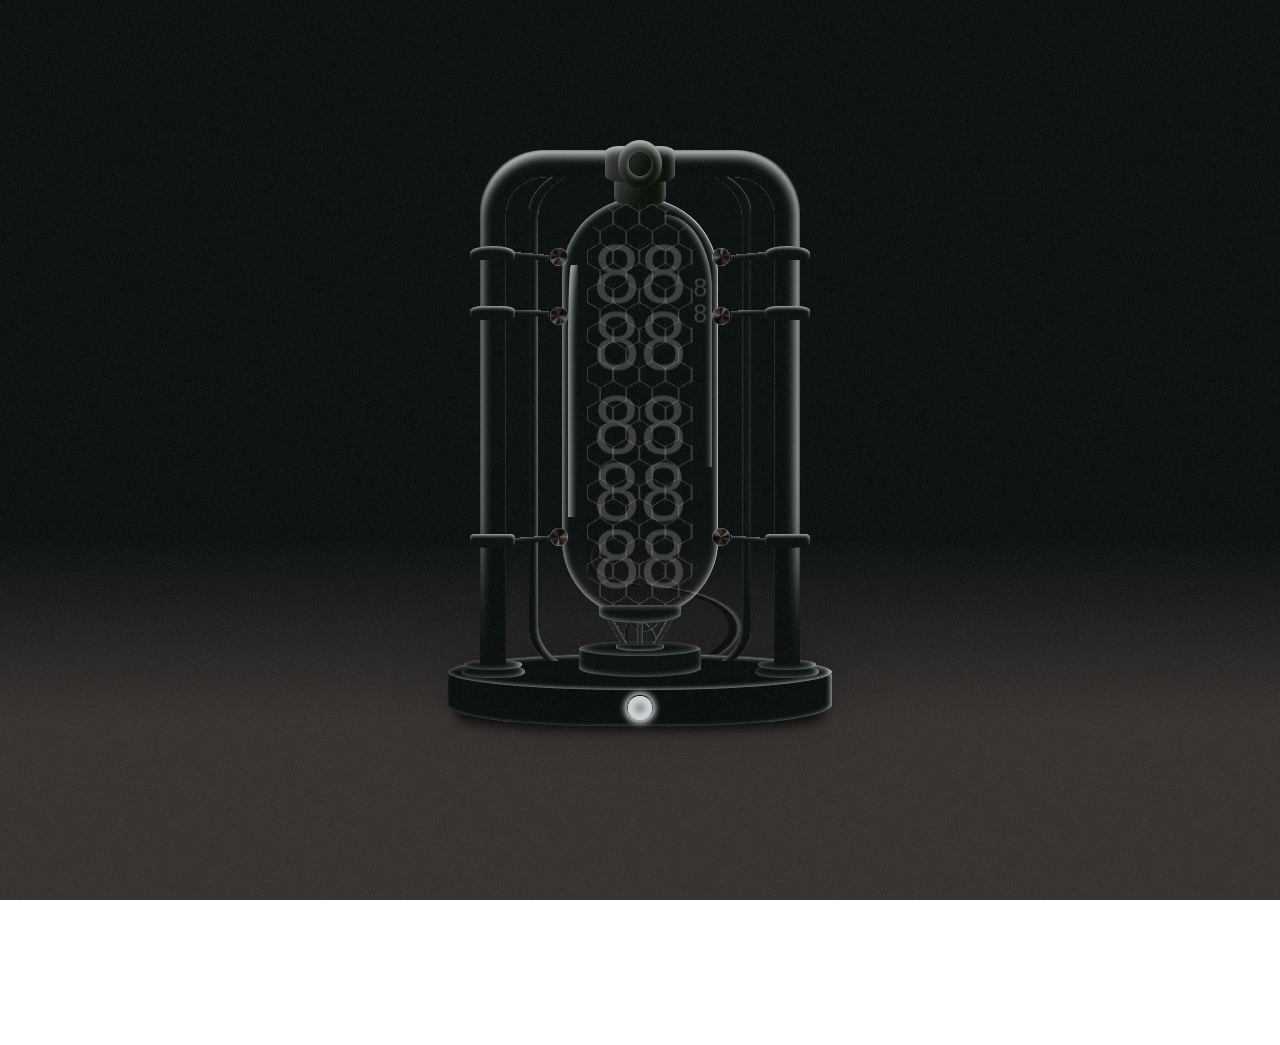
<file: tube-clock.html>
<!DOCTYPE html>
<html lang="en">
<head>
    <meta charset="UTF-8">
    <meta name="viewport" content="width=device-width, initial-scale=1.0">
    <title>For Lado — Tube Clock</title>
    <link rel="shortcut icon" href="tube-clock-favicon.ico" type="image/x-icon">
    <link rel="stylesheet" href="tube-clock.css">
    <script type="module" src="tube-clock.js"></script>
</head>
<body>
    <svg id="noise-svg">
        <!-- gives background a bit of texture -->
        <filter id='noiseFilter'>
            <feTurbulence type='fractalNoise' baseFrequency='1.5' numOctaves='3' stitchTiles='stitch' />
        </filter>
        <rect id="noise-rect" filter='url(#noiseFilter)' />
      </svg>
    
      <div class="clock off">
        <div class="shadow"></div>
    
        <div class="base-container"><div class="base"><div></div></div></div>
        <div class="small-outer-pipe">
          <div class="small-inner-pipe"></div>
        </div>
        <div class="outer-pipe">
          <div class="inner-pipe"></div>
        </div>
        <div class="pipe-accents">
          <div class="top-tube"></div>
          <div class="tube-holders">
            <div></div>
            <div></div>
            <div></div>
            <div></div>
            <div></div>
            <div></div>
          </div>
          <div class="top"></div>
          <div class="topinset"></div>
          <div class="left"><div></div><div></div><div></div></div>
          <div class="right"><div></div><div></div><div></div></div>
          <div class="bottom-left"></div>
          <div class="bottom-right"></div>
        </div>
    
        <div class="display">
          <div class="row">
            <div class="col"><div>8</div><div id="char01">0</div><div id="char02">0</div></div>
            <div class="col"><div>8</div><div id="char11">0</div><div id="char12">0</div></div>
          </div>
          <div class="row">
            <div class="col"><div>8</div><div id="char21">0</div><div id="char22">0</div></div>
            <div class="col"><div>8</div><div id="char31">0</div><div id="char32">0</div></div>
          </div>
          <div style="height: 0.2em;"></div>
          <div class="small-row">
            <div class="row">
              <div class="col"><div>8</div><div id="char41">0</div><div id="char42">0</div></div>
              <div class="col"><div>8</div><div id="char51">0</div><div id="char52">0</div></div>
            </div>
          </div>
          <div class="row">
            <div class="col"><div>8</div><div id="char61">0</div><div id="char62">0</div></div>
            <div class="col"><div>8</div><div id="char71">0</div><div id="char72">0</div></div>
          </div>
          <div class="row">
            <div class="col"><div>8</div><div id="char81">0</div><div id="char82">0</div></div>
            <div class="col"><div>8</div><div id="char91">0</div><div id="char92">0</div></div>
          </div>
          <div class="row">
            <div class="col"><div>8</div><div id="char101">0</div><div id="char102">0</div></div>
            <div class="col"><div>8</div><div id="char111">0</div><div id="char112">0</div></div>
          </div>
        </div>
    
        <div class="glass-tube"></div>
        <div class="hex">
          <div class="overlay"></div>
        </div>
    
        <div class="tube-base-container">
          <div class="wires"><div></div><div></div></div>
          <div class="tube-base"></div>
          <div class="rods">
            <div class="left-rod"></div>
            <div class="center-rod"></div>
            <div class="right-rod"></div>
          </div>
          <div class="tube-btm"></div>
        </div>
    
        <div class="power-cord">
          <div></div>
          <div></div>
        </div>
        
        <div class="button" onclick="document.body.querySelector('.clock').classList.toggle('off')">
          <div></div>
        </div> 
      </div>
    
</body>
</html>
</file>
<file: style.css>
*, *::before, *::after { box-sizing: border-box; margin: 0; padding: 0; }

    :root {
      --font-main: 'Plus Jakarta Sans', 'Nunito', 'Outfit', -apple-system, BlinkMacSystemFont, 'Segoe UI', Roboto, sans-serif;
      --font-handwriting: 'Dancing Script', 'Caveat', cursive;
      --purple-dark: #1a0a2e;
      --purple-mid: #3d1a5c;
      --pink-hot: #f03e7b;
      --pink-mid: #ff6b9d;
      --pink-light: #ffccd5;
      --pink-bg: #fde8ee;
      --gold: #e8a842;
      --gold-light: #f5c863;
      --white: #ffffff;
      --dark-text: #2a1040;
    }

    html, body {
      width: 100vw;
      height: 100vh;
      overflow: hidden;
      font-family: var(--font-main);
      background: var(--purple-dark);
    }

    /* ============================
       MAIN APP CONTAINER (Full Desktop & Mobile)
    ============================ */
    #app {
      position: fixed;
      top: 0; left: 0; right: 0; bottom: 0;
      width: 100vw;
      height: 100vh;
      overflow: hidden;
      background: var(--purple-dark);
    }

    /* ============================
       SCENES
    ============================ */
    .scene {
      position: absolute;
      top: 0; left: 0; right: 0; bottom: 0;
      display: flex;
      flex-direction: column;
      align-items: center;
      justify-content: center;
      padding: 40px 20px;
      opacity: 0;
      pointer-events: none;
      transition: opacity 0.6s ease;
    }
    .scene.active {
      opacity: 1;
      pointer-events: all;
    }

    .dots-grid {
      position: absolute;
      top: 0; left: 0; right: 0; bottom: 0;
      background-image: radial-gradient(circle, rgba(255,255,255,0.08) 1.5px, transparent 1.5px);
      background-size: 40px 40px;
      pointer-events: none;
    }

    /* ============================
       SCENE 1 — INTRO
    ============================ */
    #scene-intro {
      background: radial-gradient(circle at 50% 40%, #ffe4f0 0%, #ffd8e8 50%, #ffe8c8 100%);
      display: flex;
      flex-direction: column;
      align-items: center;
      justify-content: center;
      padding: clamp(15px, 2.5vh, 30px) 20px;
      position: absolute;
      top: 0; left: 0; right: 0; bottom: 0;
      width: 100%;
      height: 100%;
      overflow: hidden;
      box-sizing: border-box;
    }
    #scene-intro::before {
      content: '';
      position: absolute;
      width: 600px;
      height: 600px;
      background: radial-gradient(circle, rgba(255, 105, 180, 0.25) 0%, rgba(255, 215, 0, 0.1) 50%, transparent 70%);
      filter: blur(70px);
      pointer-events: none;
      animation: ambientGlow 8s ease-in-out infinite alternate;
    }
    @keyframes ambientGlow {
      0% { transform: scale(0.9) translate(-20px, -20px); opacity: 0.7; }
      100% { transform: scale(1.2) translate(20px, 20px); opacity: 1; }
    }

    .intro-badge {
      font-size: clamp(11px, 1.1vw, 15px);
      font-weight: 800;
      letter-spacing: 4px;
      text-transform: uppercase;
      color: var(--pink-hot);
      background: rgba(240, 62, 123, 0.12);
      border: 1.5px solid rgba(240, 62, 123, 0.35);
      padding: 8px 22px;
      border-radius: 30px;
      -webkit-backdrop-filter: blur(12px);
      backdrop-filter: blur(12px);
      box-shadow: 0 4px 20px rgba(240, 62, 123, 0.15);
      margin-bottom: clamp(12px, 2vh, 20px);
      opacity: 0;
    }

    .intro-time-wrap {
      display: flex;
      align-items: baseline;
      gap: 12px;
      opacity: 0;
    }
    .intro-time {
      font-family: var(--font-main);
      font-size: clamp(52px, 7.5vw, 100px);
      font-weight: 900;
      letter-spacing: -2px;
      background: linear-gradient(135deg, #f03e7b 0%, #d81b60 50%, #ff4081 100%);
      background-clip: text;
      -webkit-background-clip: text;
      color: transparent;
      filter: drop-shadow(0 4px 15px rgba(240, 62, 123, 0.35));
      line-height: 1;
    }
    .intro-ampm {
      font-family: var(--font-main);
      font-size: clamp(18px, 2.5vw, 32px);
      font-weight: 800;
      color: var(--pink-hot);
      text-transform: uppercase;
      letter-spacing: 2px;
      background: rgba(240, 62, 123, 0.15);
      padding: 5px 14px;
      border-radius: 12px;
      border: 1px solid rgba(240, 62, 123, 0.4);
      box-shadow: 0 4px 15px rgba(240, 62, 123, 0.15);
    }

    .intro-subtitle {
      margin-top: clamp(14px, 2.2vh, 24px);
      text-align: center;
      font-size: clamp(18px, 2.4vw, 34px);
      font-weight: 700;
      color: var(--dark-text);
      line-height: 1.4;
      max-width: 780px;
      opacity: 0;
    }
    .intro-subtitle .pink-glow-text {
      display: block;
      margin-top: 8px;
      font-family: var(--font-main);
      font-size: clamp(20px, 2.8vw, 38px);
      font-weight: 800;
      background: linear-gradient(135deg, #f03e7b 0%, #d81b60 100%);
      background-clip: text;
      -webkit-background-clip: text;
      color: transparent;
      filter: drop-shadow(0 2px 10px rgba(240, 62, 123, 0.3));
    }

    .msg-bubble {
      margin-top: clamp(18px, 3vh, 32px);
      background: linear-gradient(135deg, #f03e7b 0%, #cc2450 100%);
      -webkit-backdrop-filter: blur(20px);
      backdrop-filter: blur(20px);
      border: 1.5px solid rgba(255, 255, 255, 0.6);
      border-radius: 60px;
      padding: clamp(12px, 1.8vh, 18px) clamp(30px, 4vw, 48px);
      box-shadow: 0 12px 35px rgba(200, 30, 80, 0.35);
      opacity: 0;
      cursor: pointer;
      user-select: none;
      transition: transform 0.35s cubic-bezier(0.34, 1.56, 0.64, 1), box-shadow 0.35s ease, background 0.35s ease;
      display: flex;
      flex-direction: column;
      align-items: center;
      gap: 4px;
    }
    .msg-bubble:hover {
      transform: scale(1.06) translateY(-4px) !important;
      background: linear-gradient(135deg, #ff4081 0%, #d81b60 100%);
      box-shadow: 0 18px 45px rgba(200, 30, 80, 0.5);
    }
    .msg-bubble .msg-main {
      font-size: clamp(18px, 2.4vw, 34px);
      color: #ffffff;
      font-weight: 800;
      letter-spacing: 0.5px;
      pointer-events: none;
      text-shadow: 0 2px 10px rgba(0, 0, 0, 0.2);
    }
    .msg-bubble .msg-hint {
      font-size: clamp(11px, 1.1vw, 15px);
      color: #ffe4f0;
      font-weight: 700;
      letter-spacing: 2px;
      text-transform: uppercase;
      opacity: 0.95;
      pointer-events: none;
      display: flex;
      align-items: center;
      gap: 6px;
    }
    .msg-bubble .msg-hint::after {
      content: '→';
      display: inline-block;
      transition: transform 0.2s ease;
    }
    .msg-bubble:hover .msg-hint::after {
      transform: translateX(4px);
    }

    /* ============================
       SCENE 2 — GIFT BOX
    ============================ */
    #scene-gift {
      background: radial-gradient(circle at 50% 40%, #ffe4f0 0%, #ffd8e8 50%, #ffe8c8 100%);
    }
    .gift-header-tag {
      font-size: clamp(14px, 1.4vw, 20px);
      letter-spacing: 4px;
      font-weight: 800;
      color: var(--pink-hot);
      text-transform: uppercase;
      opacity: 0;
      animation: fadeIn 0.5s ease forwards 0.3s;
    }
    .gift-headline {
      font-size: clamp(36px, 4.5vw, 72px);
      font-weight: 900;
      color: var(--dark-text);
      text-align: center;
      margin-top: 10px;
      line-height: 1.15;
      opacity: 0;
      animation: fadeUp 0.6s ease forwards 0.5s;
    }
    .gift-headline .highlight { color: var(--pink-hot); }
    .gift-subtext {
      font-size: clamp(16px, 1.8vw, 28px);
      color: #777;
      margin-top: 10px;
      opacity: 0;
      animation: fadeIn 0.6s ease forwards 0.8s;
    }
    .target-heart-wrap {
      position: relative;
      display: flex;
      flex-direction: column;
      align-items: center;
      margin: 0 auto;
      z-index: 40;
    }
    .cupid-floating-s2 {
      position: absolute;
      top: -10px;
      left: -130px;
      width: clamp(70px, 9vw, 110px);
      height: auto;
      opacity: 0;
      transform: scale(0.4) rotate(-10deg);
      transition: all 0.8s cubic-bezier(0.34, 1.56, 0.64, 1);
      filter: drop-shadow(0 8px 20px rgba(0,0,0,0.15));
      mix-blend-mode: multiply;
      pointer-events: none;
    }
    .cupid-floating-s2.active {
      opacity: 1;
      transform: translateY(-165px) scale(1) rotate(0deg);
      animation: cupidFloatS2 2.5s ease-in-out infinite alternate 0.8s;
    }
    @keyframes cupidFloatS2 {
      0% { transform: translateY(-165px) rotate(0deg); }
      100% { transform: translateY(-178px) rotate(-4deg); }
    }

    /* Emerging 3D Heart from Gift Box */
    .emerging-heart {
      position: absolute;
      top: 20px;
      z-index: 45;
      opacity: 0;
      transform: translateY(40px) scale(0.3);
      cursor: pointer;
      will-change: transform, opacity;
      transform-style: preserve-3d;
    }
    .emerging-heart.active {
      opacity: 1;
      transform: translateY(-155px) scale(1.25);
      animation: heartPulseHover 2.5s ease-in-out infinite alternate 0.7s;
    }
    @keyframes heartPulseHover {
      0% { transform: translateY(-155px) scale(1.25) rotate(0deg); }
      100% { transform: translateY(-165px) scale(1.32) rotate(3deg); }
    }
    .target-heart-svg {
      width: clamp(90px, 12vw, 150px);
      height: clamp(90px, 12vw, 150px);
    }

    .gift-box-wrap {
      position: relative;
      margin-top: 30px;
      cursor: pointer;
    }
    .gift-box {
      width: clamp(140px, 15vw, 190px);
      position: relative;
    }
    .box-lid {
      background: linear-gradient(135deg, #ff7ea5, #f83b75);
      width: 100%;
      height: clamp(35px, 4vw, 50px);
      border-radius: 12px 12px 4px 4px;
      position: relative;
      display: flex;
      align-items: center;
      justify-content: center;
      box-shadow: 0 6px 18px rgba(248,59,117,0.35);
      transform-origin: bottom right;
      z-index: 20;
    }
    .box-ribbon-h {
      position: absolute;
      bottom: 0; left: 0; right: 0;
      height: clamp(12px, 1.4vw, 18px);
      background: linear-gradient(to bottom, #f5c863, #e8a020);
    }
    .box-body {
      background: linear-gradient(160deg, #ff7ea5, #f83b75);
      width: 100%;
      height: clamp(90px, 10vw, 130px);
      border-radius: 4px 4px 16px 16px;
      position: relative;
      box-shadow: 0 10px 25px rgba(248,59,117,0.35);
    }
    .box-ribbon-v {
      position: absolute;
      top: 0; bottom: 0; left: 50%;
      transform: translateX(-50%);
      width: clamp(12px, 1.4vw, 18px);
      background: linear-gradient(to right, #c87800, #f5c863, #c87800);
    }
    .box-dots {
      position: absolute;
      top: 0; left: 0; right: 0; bottom: 0;
      background-image: radial-gradient(circle, rgba(255,255,255,0.3) 2px, transparent 2px);
      background-size: 18px 18px;
    }
    .gift-tag {
      position: absolute;
      bottom: 8px;
      right: 8px;
      background: white;
      border-radius: 8px;
      padding: 5px 10px;
      box-shadow: 0 4px 12px rgba(0,0,0,0.12);
      transform: rotate(-3deg);
      text-align: left;
    }
    .gift-tag .to-label { font-size: 7px; letter-spacing: 1.5px; color: #888; font-weight: 800; }
    .gift-tag .name { font-family: var(--font-handwriting); font-size: clamp(14px, 1.6vw, 21px); color: var(--pink-hot); font-weight: 700; line-height: 1.1; }
    .gift-tag .from-label { font-size: 7px; letter-spacing: 1px; color: #555; font-weight: 800; margin-top: 1px; }

    .open-btn {
      margin-top: 35px;
      background: linear-gradient(135deg, #e8325a, #cc2450);
      color: white;
      border: none;
      border-radius: 50px;
      padding: 16px 54px;
      font-size: clamp(18px, 2vw, 32px);
      font-weight: 800;
      cursor: pointer;
      opacity: 0;
      animation: fadeUp 0.6s ease forwards 1.4s;
      transition: all 0.3s ease;
      box-shadow: 0 10px 30px rgba(200,30,80,0.4);
    }
    .open-btn:hover { transform: translateY(-3px) scale(1.05); box-shadow: 0 15px 40px rgba(200,30,80,0.5); }
    .sound-hint { font-size: 14px; color: #888; margin-top: 14px; opacity: 0; animation: fadeIn 0.5s ease forwards 1.8s; }

    /* ============================
       SCENE 3 — CUPID UNTIES
    ============================ */
    #scene-open {
      background: radial-gradient(circle at 50% 40%, #ffe4f0 0%, #ffd8e8 50%, #ffe8c8 100%);
    }
    .top-pill {
      position: absolute;
      top: 40px;
      background: white;
      border-radius: 50px;
      padding: 14px 40px;
      box-shadow: 0 10px 35px rgba(0,0,0,0.1);
      opacity: 0;
      animation: slideDown 0.6s ease forwards 0.2s;
    }
    .top-pill .pill-text { font-size: clamp(20px, 2.2vw, 36px); font-weight: 900; color: var(--dark-text); }
    .top-pill .pill-text .highlight { color: var(--pink-hot); }

    .cupid-char {
      font-size: clamp(80px, 10vw, 150px);
      margin-top: 40px;
      opacity: 0;
      animation: cupidFly 1.2s ease forwards 0.6s;
    }
    .heart-3d {
      font-size: clamp(80px, 10vw, 160px);
      margin-top: 20px;
      opacity: 0;
      animation: heartPop 0.8s cubic-bezier(0.34,1.56,0.64,1) forwards 1.4s;
      filter: drop-shadow(0 15px 35px rgba(255,100,150,0.4));
    }

    /* ============================
       SCENE 4 — HAPPY BIRTHDAY BURST
    ============================ */
    #scene-birthday {
      background: radial-gradient(circle at 50% 50%, #ff9fc5 0%, #ff4d8d 50%, #e0267a 100%);
    }
    .confetti-container { position: absolute; top: 0; left: 0; right: 0; bottom: 0; overflow: hidden; pointer-events: none; }
    .confetti-piece {
      position: absolute;
      width: 14px; height: 10px;
      border-radius: 3px;
      animation: confettiFall linear infinite;
    }
    @keyframes confettiFall {
      0% { transform: translateY(-40px) rotate(0deg); opacity: 1; }
      100% { transform: translateY(110vh) rotate(720deg); opacity: 0.3; }
    }
    .hb-main {
      font-size: clamp(48px, 7vw, 110px);
      font-weight: 900;
      color: #ffffff;
      text-align: center;
      text-shadow: 0 10px 35px rgba(0, 0, 0, 0.4), 0 0 20px rgba(255, 255, 255, 0.5);
      line-height: 1.05;
      letter-spacing: 4px;
      transform-style: preserve-3d;
      will-change: transform, opacity;
    }
    .hb-name {
      font-family: var(--font-handwriting);
      font-size: clamp(68px, 11vw, 160px);
      background: linear-gradient(135deg, #ffffff 0%, #ffe082 35%, #ffd700 70%, #ff80ab 100%);
      background-clip: text;
      -webkit-background-clip: text;
      color: transparent;
      font-weight: 700;
      text-align: center;
      filter: drop-shadow(0 12px 35px rgba(255, 215, 0, 0.65));
      margin-top: 5px;
      margin-bottom: 10px;
      will-change: transform, opacity;
      animation: hbNameFloat 3s ease-in-out infinite alternate;
    }
    @keyframes hbNameFloat {
      0% { transform: translateY(0px) rotate(0deg); }
      100% { transform: translateY(-10px) rotate(1.5deg); }
    }
    .hb-from {
      font-size: clamp(15px, 1.8vw, 26px);
      letter-spacing: 6px;
      color: #ffffff;
      font-weight: 800;
      margin-top: 15px;
      padding: 10px 32px;
      background: rgba(255, 255, 255, 0.18);
      -webkit-backdrop-filter: blur(12px);
      backdrop-filter: blur(12px);
      border: 1.5px solid rgba(255, 224, 130, 0.7);
      border-radius: 50px;
      box-shadow: 0 10px 30px rgba(0,0,0,0.25), inset 0 0 15px rgba(255,215,0,0.3);
      text-transform: uppercase;
      will-change: transform, opacity;
    }

    /* ============================
       SCENE 5 — CAKE SECTION
    ============================ */
    #scene-cake {
      position: absolute;
      top: 0; left: 0; right: 0; bottom: 0;
      width: 100%;
      height: 100%;
      background: radial-gradient(circle at 50% 40%, #ffe4f0 0%, #ffd8e8 50%, #ffe8c8 100%);
      display: flex;
      flex-direction: column;
      align-items: center;
      justify-content: flex-start;
      padding-top: clamp(20px, 4vh, 45px);
      overflow: hidden;
    }
    #scene-cake::before {
      content: '';
      position: absolute;
      width: 500px;
      height: 500px;
      top: 35%;
      left: 50%;
      transform: translate(-50%, -50%);
      background: radial-gradient(circle, rgba(255, 184, 217, 0.4) 0%, rgba(255, 224, 130, 0.2) 50%, transparent 75%);
      filter: blur(50px);
      pointer-events: none;
      animation: ambientCandleGlow 6s ease-in-out infinite alternate;
    }
    @keyframes ambientCandleGlow {
      0% { transform: translate(-50%, -50%) scale(0.9); opacity: 0.6; }
      100% { transform: translate(-50%, -50%) scale(1.2); opacity: 0.95; }
    }

    .cake-header-wrap {
      display: flex;
      flex-direction: column;
      align-items: center;
      text-align: center;
      z-index: 20;
      max-width: 90%;
      margin-bottom: 10px;
    }

    .cake-badge {
      background: rgba(240, 62, 123, 0.12);
      -webkit-backdrop-filter: blur(14px);
      backdrop-filter: blur(14px);
      border: 1.5px solid rgba(240, 62, 123, 0.4);
      border-radius: 50px;
      padding: 7px 24px;
      font-size: clamp(12px, 1.3vw, 18px);
      font-weight: 800;
      color: var(--pink-hot);
      letter-spacing: 3px;
      text-transform: uppercase;
      box-shadow: 0 6px 20px rgba(240, 62, 123, 0.15);
      margin-bottom: 10px;
      will-change: transform, opacity;
    }

    .cake-title {
      font-size: clamp(24px, 3.6vw, 52px);
      font-weight: 900;
      color: var(--dark-text);
      margin: 0 0 8px 0;
      line-height: 1.15;
      letter-spacing: 0.5px;
      will-change: transform, opacity;
    }
    .cake-title .hl {
      color: var(--pink-hot);
      background: linear-gradient(135deg, #f03e7b 0%, #d81b60 100%);
      background-clip: text;
      -webkit-background-clip: text;
      color: transparent;
      filter: drop-shadow(0 4px 15px rgba(240, 62, 123, 0.35));
    }

    .cake-subtext {
      font-size: clamp(14px, 1.6vw, 22px);
      color: #666666;
      font-weight: 600;
      margin: 0;
      letter-spacing: 0.5px;
      will-change: transform, opacity;
    }

    /* Decorative Ambient Sparkles Floating in Cake Background */
    .cake-sparkles-bg {
      position: absolute;
      top: 0; left: 0; right: 0; bottom: 0;
      pointer-events: none;
      z-index: 2;
      overflow: hidden;
    }
    .sparkle-item {
      position: absolute;
      font-size: clamp(16px, 2vw, 28px);
      opacity: 0.65;
      animation: floatSparkle 6s ease-in-out infinite alternate;
    }
    @keyframes floatSparkle {
      0% { transform: translateY(0px) rotate(0deg) scale(0.9); opacity: 0.5; }
      50% { opacity: 0.95; transform: translateY(-18px) rotate(15deg) scale(1.15); }
      100% { transform: translateY(-35px) rotate(-10deg) scale(0.85); opacity: 0.4; }
    }



    .cake-stage {
      position: relative;
      display: flex;
      flex-direction: column;
      align-items: center;
      justify-content: center;
      z-index: 10;
      margin-top: 15px;
      will-change: transform, opacity;
    }

    .cake-wrapper-svg {
      position: relative;
      width: clamp(250px, 26vw, 340px);
      height: clamp(320px, 32vw, 420px);
      display: flex;
      justify-content: center;
      align-items: flex-end;
    }

    .cake-glow {
      position: absolute;
      bottom: 20px;
      width: 280px;
      height: 280px;
      background: radial-gradient(circle, rgba(255, 230, 180, 0.5) 0%, rgba(255, 182, 193, 0.25) 50%, transparent 70%);
      border-radius: 50%;
      filter: blur(25px);
      animation: pulseGlow 4s infinite ease-in-out alternate;
      pointer-events: none;
      z-index: 5;
    }

    @keyframes pulseGlow {
      0% { transform: scale(0.9); opacity: 0.5; }
      100% { transform: scale(1.18); opacity: 0.95; }
    }

    #cakeSvg {
      display: block;
      position: relative;
      width: clamp(250px, 26vw, 340px);
      height: 520px;
      margin-top: -110px;
      filter: drop-shadow(0 15px 25px rgba(0,0,0,0.18));
      z-index: 8;
    }

    .velas {
      background: #ffffff;
      border-radius: 10px;
      position: absolute;
      top: 250px;
      left: 50%;
      margin-left: -2.5px;
      margin-top: -8.33px;
      width: 5px;
      height: 35px;
      transform: translateY(0);
      backface-visibility: hidden;
      cursor: pointer;
      z-index: 15;
      transition: transform 0.2s ease;
    }

    .velas:hover {
      transform: translateY(0) scale(1.18);
    }

    .velas:after,
    .velas:before {
      background: rgba(255, 71, 126, 0.7);
      content: "";
      position: absolute;
      width: 100%;
      height: 2.5px;
    }

    .velas:after { top: 25%; left: 0; }
    .velas:before { top: 55%; left: 0; }

    .fuego {
      border-radius: 100%;
      position: absolute;
      top: -20px;
      left: 50%;
      margin-left: -3.3px;
      width: 6.66px;
      height: 18px;
      transition: opacity 0.3s ease, transform 0.3s ease;
    }

    .fuego.extinguished {
      opacity: 0 !important;
      transform: scale(0) !important;
      pointer-events: none;
    }

    .fuego:nth-child(1) { animation: fuego 2s infinite; }
    .fuego:nth-child(2) { animation: fuego 1.5s infinite; }
    .fuego:nth-child(3) { animation: fuego 1s infinite; }
    .fuego:nth-child(4) { animation: fuego 0.5s infinite; }
    .fuego:nth-child(5) { animation: fuego 0.2s infinite; }

    @keyframes fuego {
      0%, 100% {
        background: rgba(254, 248, 97, 0.95);
        box-shadow: 0 0 45px 12px rgba(248, 233, 209, 0.7), 0 0 20px rgba(255, 100, 0, 0.9);
        transform: translateY(0) scale(1);
      }
      50% {
        background: rgba(255, 70, 0, 0.7);
        box-shadow: 0 0 45px 22px rgba(248, 233, 209, 0.5), 0 0 30px rgba(255, 150, 0, 1);
        transform: translateY(-20px) scale(0.8);
      }
    }

    @keyframes candleIn {
      to {
        transform: translateY(0);
      }
    }

    .smoke-particle {
      position: absolute;
      top: -25px;
      left: 50%;
      width: 8px;
      height: 8px;
      background: rgba(220, 220, 220, 0.85);
      border-radius: 50%;
      pointer-events: none;
      animation: smokeRise 1.5s ease-out forwards;
    }

    @keyframes smokeRise {
      0% {
        transform: translate(-50%, 0) scale(1);
        opacity: 0.9;
      }
      100% {
        transform: translate(-50%, -60px) scale(3.5);
        opacity: 0;
        filter: blur(4px);
      }
    }

    /* ============================
       SCENE 6 — BALLOONS
    ============================ */
    #scene-balloons {
      position: absolute;
      top: 0; left: 0; right: 0; bottom: 0;
      width: 100%;
      height: 100%;
      background: radial-gradient(circle at 50% 40%, #ffe4f0 0%, #ffd8e8 50%, #ffe8c8 100%);
      display: flex;
      flex-direction: column;
      align-items: center;
      justify-content: flex-start;
      padding-top: clamp(20px, 4vh, 40px);
      overflow: hidden;
    }
    .balloon-header-wrap {
      display: flex;
      flex-direction: column;
      align-items: center;
      text-align: center;
      z-index: 20;
      max-width: 90%;
      margin-bottom: 10px;
    }
    .balloon-badge {
      background: rgba(240, 62, 123, 0.12);
      -webkit-backdrop-filter: blur(14px);
      backdrop-filter: blur(14px);
      border: 1.5px solid rgba(240, 62, 123, 0.4);
      border-radius: 50px;
      padding: 7px 24px;
      font-size: clamp(12px, 1.3vw, 18px);
      font-weight: 800;
      color: var(--pink-hot);
      letter-spacing: 3px;
      text-transform: uppercase;
      box-shadow: 0 6px 20px rgba(240, 62, 123, 0.15);
      margin-bottom: 10px;
      will-change: transform, opacity;
    }
    .balloon-title {
      font-size: clamp(24px, 3.5vw, 50px);
      font-weight: 900;
      color: var(--dark-text);
      margin: 0 0 6px 0;
      line-height: 1.18;
      letter-spacing: 0.5px;
      will-change: transform, opacity;
    }
    .balloon-title .hl {
      color: var(--pink-hot);
      background: linear-gradient(135deg, #f03e7b 0%, #d81b60 100%);
      background-clip: text;
      -webkit-background-clip: text;
      color: transparent;
      filter: drop-shadow(0 4px 15px rgba(240, 62, 123, 0.35));
    }
    .balloon-subtext {
      font-size: clamp(14px, 1.6vw, 22px);
      color: #666;
      font-weight: 600;
      margin: 0;
      letter-spacing: 0.5px;
      will-change: transform, opacity;
    }
    .reason-card {
      background: white;
      border-radius: 24px;
      padding: 18px 32px;
      margin-top: 10px;
      max-width: 580px;
      width: 90%;
      box-shadow: 0 10px 40px rgba(0,0,0,0.08);
      text-align: center;
      min-height: 110px;
      display: none; /* Hidden until 1st balloon burst! */
      opacity: 0;
      flex-direction: column;
      align-items: center;
      justify-content: center;
      transition: transform 0.3s ease, box-shadow 0.3s ease;
      z-index: 12;
      will-change: transform, opacity;
      perspective: 800px;
      transform-style: preserve-3d;
    }
    .reason-label {
      font-size: 13px;
      letter-spacing: 3px;
      font-weight: 800;
      color: var(--pink-hot);
      text-transform: uppercase;
      font-family: var(--font-main);
      will-change: transform, opacity;
      transition: color 0.3s ease;
    }
    .reason-text {
      font-family: var(--font-handwriting);
      font-size: clamp(24px, 2.8vw, 42px);
      color: var(--dark-text);
      margin-top: 4px;
      font-weight: 700;
      line-height: 1.25;
      will-change: transform, opacity, filter;
    }

    .reason-sparkle-fx {
      position: fixed;
      pointer-events: none;
      z-index: 99;
      font-size: clamp(16px, 2vw, 24px);
      will-change: transform, opacity;
      filter: drop-shadow(0 2px 8px rgba(255, 255, 255, 0.9));
    }

    .falling-celebration-particle {
      will-change: transform, opacity;
      pointer-events: none;
      user-select: none;
      position: fixed;
      z-index: 85;
      animation: floatFallingShower 4.5s cubic-bezier(0.25, 0.46, 0.45, 0.94) forwards;
    }
    @keyframes floatFallingShower {
      0% {
        transform: translate3d(-50%, -50%, 0) translateY(0px) rotate(0deg) scale(1);
        opacity: 0.95;
      }
      75% {
        opacity: 0.75;
      }
      100% {
        transform: translate3d(-50%, -50%, 0) translateY(450px) rotate(360deg) scale(0.5);
        opacity: 0;
      }
    }

    .balloons-graphic {
      display: flex;
      justify-content: center;
      gap: clamp(10px, 1.8vw, 22px);
      margin-top: 25px;
      z-index: 10;
    }
    .balloon-item {
      display: flex;
      flex-direction: column;
      align-items: center;
      animation: balloonFloat 3s ease-in-out infinite alternate;
      cursor: pointer;
      transition: transform 0.3s ease, opacity 0.3s ease;
    }
    .balloon-item.popped {
      pointer-events: none;
      opacity: 0;
      transform: scale(0);
      transition: opacity 0.4s ease, transform 0.4s cubic-bezier(0.6, -0.28, 0.735, 0.045);
    }
    .balloon-item.popping .balloon-oval {
      animation: balloonPopShatter 0.4s cubic-bezier(0.175, 0.885, 0.32, 1.275) forwards;
    }
    @keyframes balloonPopShatter {
      0% { transform: scale(1) rotate(0deg); opacity: 1; filter: brightness(1.4); }
      35% { transform: scale(1.4) rotate(-8deg); opacity: 0.9; filter: brightness(1.8) drop-shadow(0 0 25px rgba(255,255,255,0.9)); }
      70% { transform: scale(0.5) rotate(12deg); opacity: 0.4; }
      100% { transform: scale(0) rotate(-20deg); opacity: 0; }
    }
    .balloon-item.popping .balloon-string {
      opacity: 0;
      transform: translateY(20px) scaleY(0);
      transition: all 0.3s ease;
    }
    .balloon-oval {
      width: clamp(55px, 6.5vw, 85px);
      height: clamp(75px, 8.5vw, 110px);
      border-radius: 50%;
      position: relative;
      display: flex;
      align-items: center;
      justify-content: center;
      color: white;
      font-weight: 900;
      font-size: clamp(16px, 1.8vw, 24px);
      box-shadow: inset -8px -8px 20px rgba(0,0,0,0.15), 0 8px 25px rgba(0,0,0,0.15);
      transition: transform 0.2s ease;
    }
    .balloon-oval:hover { transform: scale(1.1); }
    .balloon-string { width: 2px; height: 45px; background: rgba(0,0,0,0.2); }

    /* Compact Archery Bow for Scene 6 Balloons */
    .balloon-bow-wrap {
      position: absolute;
      bottom: 30px;
      left: 50%;
      margin-left: -32px;
      width: 65px;
      height: 65px;
      cursor: pointer;
      z-index: 50;
      transform-origin: center center;
      transition: transform 0.3s cubic-bezier(0.25, 1, 0.5, 1);
    }
    .balloon-bow-wrap:hover {
      transform: scale(1.15);
    }

    /* ============================
       SCENE 7 — WISHES LIST
    ============================ */
    #scene-wishes {
      background: radial-gradient(circle at 50% 40%, #ffe4f0 0%, #ffd8e8 50%, #ffe8c8 100%);
    }
    .wishes-card {
      background: #ffffff;
      border-radius: 28px;
      padding: 35px 45px;
      margin-top: 15px;
      max-width: 720px;
      width: 92%;
      box-shadow: 0 20px 50px rgba(255, 105, 180, 0.15), 0 10px 25px rgba(0,0,0,0.06);
      border-top: 10px dashed #ff8dae;
      position: relative;
    }
    .wishes-card-title {
      font-size: 13px;
      letter-spacing: 4px;
      font-weight: 800;
      color: var(--pink-hot);
      margin-bottom: 22px;
      text-transform: uppercase;
      text-align: center;
    }
    .wish-item {
      display: flex;
      align-items: center;
      gap: 16px;
      padding: 14px 0;
      border-bottom: 1px dashed rgba(255, 179, 200, 0.4);
      font-family: var(--font-main);
      font-size: clamp(18px, 2.1vw, 28px);
      color: var(--dark-text);
      font-weight: 700;
      position: relative;
      cursor: pointer;
      transition: transform 0.2s ease;
    }
    .wish-item:hover {
      transform: translateX(4px);
    }
    .wish-item:last-child {
      border-bottom: none;
    }
    .wish-delivered {
      margin-left: auto;
      background: linear-gradient(135deg, #ff3b75 0%, #ff5288 100%);
      color: #ffffff;
      font-family: var(--font-main);
      font-size: 11px;
      font-weight: 900;
      letter-spacing: 1.5px;
      padding: 5px 14px;
      border-radius: 6px;
      border: 2px dashed #ffffff;
      box-shadow: 0 4px 14px rgba(255, 59, 117, 0.35);
      transform: rotate(-5deg) scale(1);
      display: inline-flex;
      align-items: center;
      gap: 4px;
      text-transform: uppercase;
      user-select: none;
      opacity: 0;
      flex-shrink: 0;
    }

    .wishes-next-wrap {
      margin-top: 25px;
      display: flex;
      justify-content: center;
    }
    .wishes-next-btn {
      background: linear-gradient(135deg, #ff3b75 0%, #ff6b9d 100%);
      color: #ffffff;
      border: none;
      border-radius: 40px;
      padding: 14px 36px;
      font-family: var(--font-main);
      font-size: clamp(16px, 1.8vw, 22px);
      font-weight: 800;
      cursor: pointer;
      box-shadow: 0 8px 25px rgba(255, 59, 117, 0.4);
      transition: all 0.3s cubic-bezier(0.34, 1.56, 0.64, 1);
    }
    .wishes-next-btn:hover {
      transform: translateY(-3px) scale(1.05);
      box-shadow: 0 12px 35px rgba(255, 59, 117, 0.6);
    }

    /* ============================
       SCENE 8 — LOVE LETTER & FINAL CELEBRATION (GRAND FINALE)
    ============================ */
    #scene-letter {
      background: radial-gradient(circle at 50% 40%, #340c44 0%, #170421 70%, #09010f 100%);
      display: flex;
      flex-direction: column;
      align-items: center;
      justify-content: center;
      padding: 15px;
      position: absolute;
      top: 0; left: 0; right: 0; bottom: 0;
      overflow: hidden;
    }
    .grand-finale-flash {
      position: absolute;
      top: 0; left: 0; right: 0; bottom: 0;
      background: radial-gradient(circle at 50% 50%, rgba(255, 245, 190, 0.98) 0%, rgba(255, 60, 140, 0.85) 45%, transparent 85%);
      pointer-events: none;
      z-index: 80;
      opacity: 0;
      will-change: opacity;
    }
    #grandFinaleCanvas {
      position: absolute;
      top: 0; left: 0; right: 0; bottom: 0;
      width: 100%;
      height: 100%;
      pointer-events: none;
      z-index: 50;
    }
    .bomb-blast-emoji {
      position: fixed;
      pointer-events: none;
      z-index: 90;
      will-change: transform, opacity;
      filter: drop-shadow(0 4px 15px rgba(255, 215, 0, 0.8));
    }
    #scene-letter::before {
      content: '';
      position: absolute;
      width: 600px;
      height: 600px;
      background: radial-gradient(circle, rgba(255, 105, 180, 0.25) 0%, rgba(255, 215, 0, 0.12) 50%, transparent 70%);
      filter: blur(75px);
      pointer-events: none;
      animation: ambientGlow 8s ease-in-out infinite alternate;
    }

    .letter-card {
      background: rgba(255, 255, 255, 0.96);
      -webkit-backdrop-filter: blur(20px);
      backdrop-filter: blur(20px);
      border-radius: 26px;
      padding: clamp(20px, 3.2vw, 36px) clamp(22px, 4vw, 48px);
      max-width: 620px;
      width: 94%;
      max-height: calc(100vh - 30px);
      box-shadow: 0 25px 70px rgba(0, 0, 0, 0.5), 0 0 45px rgba(255, 105, 180, 0.35);
      border: 2px solid rgba(255, 184, 217, 0.6);
      position: relative;
      z-index: 10;
      opacity: 1;
      display: flex;
      flex-direction: column;
      overflow-y: auto;
      box-sizing: border-box;
      will-change: transform, opacity;
      transform: translateZ(0);
    }

    .letter-header {
      text-align: center;
      flex-shrink: 0;
    }
    .letter-tag {
      font-size: 11px;
      letter-spacing: 4px;
      font-weight: 800;
      color: #ff3b75;
      text-transform: uppercase;
      margin-bottom: 4px;
      font-family: var(--font-main);
    }
    .letter-title {
      font-family: var(--font-main);
      font-size: clamp(22px, 2.8vw, 36px);
      font-weight: 900;
      color: #2b0c3a;
      line-height: 1.2;
    }
    .letter-divider {
      height: 2px;
      background: linear-gradient(90deg, transparent, #ffb3c8, transparent);
      margin: 12px 0;
      flex-shrink: 0;
    }

    .letter-body {
      font-family: var(--font-handwriting);
      font-size: clamp(18px, 2.1vw, 26px);
      line-height: 1.6;
      color: #3d164d;
      font-weight: 700;
      flex-grow: 1;
    }
    .letter-body p {
      margin-bottom: 10px;
      opacity: 1;
    }
    .letter-signature {
      margin-top: 14px;
      text-align: right;
      display: flex;
      flex-direction: column;
      align-items: flex-end;
    }
    .letter-signature .sig-tag {
      font-size: clamp(14px, 1.5vw, 18px);
      color: #666;
      font-family: var(--font-main);
    }
    .letter-signature .sig-name {
      font-family: var(--font-main);
      font-size: clamp(20px, 2.4vw, 30px);
      font-weight: 900;
      color: #ff3b75;
      margin-top: 2px;
    }

    .letter-footer {
      margin-top: 16px;
      display: flex;
      justify-content: center;
      flex-shrink: 0;
    }
    .celebrate-again-btn {
      background: linear-gradient(135deg, #ff3b75 0%, #ff6b9d 100%);
      color: white;
      border: none;
      border-radius: 50px;
      padding: 12px 36px;
      font-size: clamp(14px, 1.6vw, 18px);
      font-weight: 800;
      cursor: pointer;
      box-shadow: 0 8px 25px rgba(255, 59, 117, 0.4);
      transition: all 0.3s ease;
      letter-spacing: 1px;
    }
    .celebrate-again-btn:hover {
      transform: translateY(-2px) scale(1.04);
      box-shadow: 0 12px 35px rgba(255, 59, 117, 0.6);
    }



    /* Keyframe Animations */
    @keyframes fadeUp { from { opacity: 0; transform: translateY(30px); } to { opacity: 1; transform: translateY(0); } }
    @keyframes fadeIn { from { opacity: 0; } to { opacity: 1; } }
    @keyframes popIn { 0% { opacity: 0; transform: scale(0.6); } 80% { transform: scale(1.05); } 100% { opacity: 1; transform: scale(1); } }
    @keyframes slideDown { from { opacity: 0; transform: translateY(-30px); } to { opacity: 1; transform: translateY(0); } }
    @keyframes cupidFly { 0% { opacity: 0; transform: translateY(30px) scale(0.7); } 100% { opacity: 1; transform: translateY(0) scale(1); } }
    @keyframes heartPop { 0% { opacity: 0; transform: scale(0.3); } 100% { opacity: 1; transform: scale(1); } }
    @keyframes balloonFloat { 0% { transform: translateY(0); } 100% { transform: translateY(-20px); } }
    @keyframes flicker { 0% { transform: scaleX(1); } 100% { transform: scaleX(0.85); } }

    /* Interactive Animated Cupid */
    .cupid-animated {
      width: clamp(180px, 20vw, 300px);
      height: auto;
      border-radius: 50%;
      mix-blend-mode: multiply;
      animation: cupidFloat 2.8s ease-in-out infinite alternate;
      cursor: pointer;
      transition: transform 0.3s cubic-bezier(0.34, 1.56, 0.64, 1);
    }
    .cupid-animated:hover {
      transform: scale(1.1) rotate(5deg);
    }
    @keyframes cupidFloat {
      0% { transform: translateY(0px) rotate(0deg); }
      50% { transform: translateY(-14px) rotate(-2deg); }
      100% { transform: translateY(-6px) rotate(2deg); }
    }
    /* Archery SVG Mechanics & Positioning Updates */
    .archery-wrap {
      position: relative;
      width: 100%;
      max-width: 900px;
      height: 500px;
      margin-top: 20px;
      display: flex;
      align-items: flex-end;
      justify-content: space-between;
      padding: 0 40px 10px 40px;
    }
    .archery-box {
      position: absolute;
      top: 320px; left: -120px;
      width: clamp(120px, 14vw, 170px);
      cursor: grab;
      touch-action: none;
      user-select: none;
      z-index: 50;
      opacity: 0;
      transform-origin: center center;
    }
    .scene.active .archery-box {
      animation: bowFlyIn 1.2s cubic-bezier(0.25, 1, 0.5, 1) forwards 0.3s;
    }
    @keyframes bowFlyIn {
      0% { transform: translate(-250px, 120px) rotate(0deg); opacity: 0; }
      100% { transform: translate(0, 0) rotate(58deg); opacity: 1; }
    }
    .archery-box:active { cursor: grabbing; }
    .bow-svg { width: 100%; height: auto; filter: drop-shadow(0 8px 20px rgba(90,40,15,0.35)); }
    .arrow-svg {
      position: absolute;
      left: 0; right: 0; margin: auto;
      bottom: 30%;
      width: 22%; height: auto;
      pointer-events: none;
      will-change: transform;
      transform: translateZ(0);
    }
    .wingL { transform-origin: 88% 60%; animation: flapL 2.6s ease-in-out infinite; }
    .wingR { transform-origin: 12% 60%; animation: flapR 2.6s ease-in-out infinite; }
    @keyframes flapL { 0%,100%{ transform:rotate(0deg); } 50%{ transform:rotate(-12deg); } }
    @keyframes flapR { 0%,100%{ transform:rotate(0deg); } 50%{ transform:rotate(12deg); } }
/* ===== LADO BIRTHDAY COUNTDOWN + CALENDAR GATE ===== */
.birthday-gate{position:fixed;inset:0;z-index:99999;display:flex;align-items:center;justify-content:center;padding:22px;background:radial-gradient(ellipse at 20% 10%,#ffe5ef 0,transparent 45%),radial-gradient(ellipse at 90% 85%,#ffd3e5 0,transparent 40%),linear-gradient(145deg,#fff9fc,#ffeaf2 55%,#fff3f6);color:#532238;overflow:auto;transition:opacity .65s ease,visibility .65s ease}
.birthday-gate.gate-hidden{opacity:0;visibility:hidden;pointer-events:none}.gate-petals{position:absolute;inset:8% 0 auto;text-align:center;color:#e87aa2;letter-spacing:9px;font-size:clamp(17px,4vw,32px);opacity:.55;pointer-events:none}.gate-card{position:relative;width:min(100%,440px);padding:clamp(24px,6vw,38px);border:1px solid rgba(255,255,255,.9);border-radius:30px;background:rgba(255,255,255,.72);box-shadow:0 24px 80px rgba(179,63,111,.16),inset 0 1px 0 #fff;text-align:center;backdrop-filter:blur(18px);-webkit-backdrop-filter:blur(18px);animation:gateRise .8s cubic-bezier(.2,.8,.2,1) both}.gate-card[hidden]{display:none!important}@keyframes gateRise{from{opacity:0;transform:translateY(18px) scale(.98)}to{opacity:1;transform:none}}.gate-kicker{font-size:10px;letter-spacing:2.5px;font-weight:900;color:#bd5078}.gate-heart{font-size:55px;line-height:1.4;color:#e85f93;text-shadow:0 8px 22px #f5b5cc;animation:heartBeat 1.8s ease-in-out infinite}@keyframes heartBeat{50%{transform:scale(1.1)}}.gate-card h1{font-size:clamp(34px,8vw,48px);line-height:1.1;font-family:'Playfair Display',Georgia,serif;margin:6px 0 10px}.gate-card h1 span,.calendar-card h2 span{color:#e65b91}.gate-copy{font-size:14px;color:#8b6274;margin:0 0 23px}.countdown-grid{display:grid;grid-template-columns:repeat(4,minmax(0,1fr));gap:8px}.countdown-grid>div{padding:15px 4px 12px;border-radius:16px;background:linear-gradient(155deg,#fff,#ffeaf2);border:1px solid #f7cbdc;box-shadow:0 6px 18px rgba(214,91,141,.08)}.countdown-grid strong{display:block;font-size:clamp(22px,6vw,31px);font-variant-numeric:tabular-nums;color:#c63f78}.countdown-grid span{display:block;margin-top:4px;font-size:10px;letter-spacing:.8px;text-transform:uppercase;color:#936579}.countdown-track{height:7px;border-radius:9px;background:#f8d9e5;overflow:hidden;margin:22px 0 15px}.countdown-track span{display:block;width:0;height:100%;border-radius:inherit;background:linear-gradient(90deg,#f6a8c6,#e94f8b,#d9437a);transition:width .5s linear}.gate-date{font-size:12px;color:#9a6b7f;letter-spacing:.4px;margin-top:12px}.calendar-card h2{font-family:'Playfair Display',Georgia,serif;font-size:clamp(30px,7vw,40px);margin:12px 0 22px}.calendar-weekdays,.calendar-days{display:grid;grid-template-columns:repeat(7,minmax(0,1fr));gap:5px}.calendar-weekdays{font-size:11px;color:#a36b81;font-weight:800;margin-bottom:9px}.calendar-days span{display:flex;align-items:center;justify-content:center;aspect-ratio:1;min-width:0;border-radius:50%;font-size:13px;color:#71465a}.calendar-days .calendar-blank{visibility:hidden}.calendar-days .birthday-day{background:linear-gradient(135deg,#f78db5,#df3f80);color:white;font-weight:900;box-shadow:0 5px 14px #e66c9d70;position:relative}.calendar-days .birthday-day:after{content:'♥';position:absolute;bottom:-9px;font-size:9px;color:#df3f80}.gate-button{width:100%;border:0;border-radius:16px;margin-top:23px;padding:15px 18px;background:linear-gradient(100deg,#ee79a6,#d94380);color:#fff;font-weight:800;font-size:14px;box-shadow:0 9px 22px #df579166;cursor:pointer;touch-action:manipulation}.gate-button:active{transform:scale(.98)}.memory-section{width:min(100%,460px);margin:24px auto 10px;text-align:center}.memory-section h3{font-family:'Playfair Display',Georgia,serif;color:#a92f61;font-size:22px;margin-bottom:6px}.memory-section p{font-size:12px;line-height:1.6;color:#80566a}.memory-eyebrow{font-size:9px;letter-spacing:2px;font-weight:900;color:#d35a8c;margin:20px 0 8px}.memory-grid{display:grid;grid-template-columns:repeat(2,minmax(0,1fr));gap:12px;margin-top:16px;text-align:left}.memory-photo{margin:0;overflow:hidden;border-radius:18px;background:rgba(255,255,255,.82);border:1px solid #f4c5d8;box-shadow:0 8px 22px rgba(173,58,105,.10);transform:translateZ(0)}.memory-photo img{display:block;width:100%;height:230px;object-fit:cover;object-position:center 35%;background:#ffe8f1;transition:transform .45s ease}.memory-photo:active img{transform:scale(1.025)}.memory-photo figcaption{padding:10px 11px 12px;font-size:11px;font-weight:800;color:#99526e;text-align:center}.song-card{display:flex;align-items:center;gap:12px;margin:20px 0 0;padding:14px;border-radius:18px;background:linear-gradient(110deg,#fff0f6,#ffe0ec);border:1px solid #f3bfd3;text-align:left}.song-note{display:grid;place-items:center;flex:0 0 42px;height:42px;border-radius:50%;background:linear-gradient(140deg,#f28bb4,#d94480);color:white;font-size:25px;box-shadow:0 5px 14px #e65b9140}.song-copy{display:flex;flex:1;min-width:0;flex-direction:column;gap:4px}.song-copy strong{font-size:12px;color:#8e3159}.song-copy span{font-size:12px;color:#a45c78}.song-button{flex-shrink:0;border-radius:999px;padding:10px 12px;background:#d94380;color:#fff;text-decoration:none;font-size:11px;font-weight:900}.song-note-small{font-size:10px!important;color:#9b7183!important;margin:8px 3px!important}.memory-section{width:min(100%,520px);margin:24px auto 10px;text-align:center}.memory-section h3{font-family:'Playfair Display',Georgia,serif;color:#a92f61;font-size:22px;margin-bottom:6px}.memory-section p{font-size:12px;line-height:1.6;color:#80566a}@media(min-width:600px){.memory-grid{grid-template-columns:repeat(3,minmax(0,1fr))}.memory-photo img{height:220px}}@media(max-width:360px){.memory-grid{gap:8px}.memory-photo img{height:175px}.memory-photo figcaption{font-size:10px;padding:9px 5px}.song-card{gap:8px;padding:10px}.song-button{padding:9px 10px}}@media(max-width:380px){.birthday-gate{padding:14px}.gate-card{padding:23px 17px;border-radius:23px}.countdown-grid{gap:5px}.countdown-grid>div{padding:12px 2px}.countdown-grid span{font-size:9px}.calendar-days{gap:2px}.calendar-days span{font-size:12px}}
@media(prefers-reduced-motion:reduce){.gate-card,.gate-heart{animation:none!important}.birthday-gate,.countdown-track span{transition:none!important}}
.marathi-note{background:linear-gradient(160deg,#fffafd,#fff0f5);padding:22px!important}.marathi-paper{width:min(100%,570px);max-height:90%;overflow:auto;padding:clamp(24px,6vw,42px);background:rgba(255,255,255,.86);border:1px solid #f5d7e3;border-radius:24px;box-shadow:0 18px 50px #c74d7918;color:#28212a;font-family:'Noto Serif Devanagari','Nirmala UI',serif;line-height:1.95}.marathi-heading{font-family:'Dancing Script',cursive;text-align:center;font-size:clamp(29px,7vw,42px);color:#9f3e62;margin-bottom:28px}.marathi-paper p{font-size:clamp(14px,3.5vw,19px);margin:5px 0}.marathi-paper p:last-of-type{margin-top:12px}.marathi-sign{text-align:center;margin-top:35px;font-size:17px;color:#b23e6b}
.marathi-inline{position:relative;z-index:2;width:min(100%,620px);padding:18px 20px;margin:0 auto 12px;background:rgba(255,255,255,.72);border:1px solid #f4d5e1;border-radius:20px;color:#34242c;font-family:'Noto Serif Devanagari','Nirmala UI',serif;line-height:1.7;box-shadow:0 10px 35px #c74d7912}.marathi-inline .marathi-heading{margin:0 0 10px;font-size:clamp(24px,5vw,34px)}.marathi-inline p{font-size:clamp(12px,2.5vw,16px);margin:4px 0}


/* ===== BONUS SCENES: BLOOMING FLOWERS + ISOLATED TUBE CLOCK ===== */
.bonus-overlay {
  position: fixed; inset: 0; z-index: 100010; display: none;
  align-items: center; justify-content: center; overflow: hidden;
  padding: clamp(12px, 3vw, 28px);
  -webkit-overflow-scrolling: touch;
}
.bonus-overlay.is-open { display: flex; animation: bonusFadeIn .35s ease both; }
@keyframes bonusFadeIn { from { opacity: 0; } to { opacity: 1; } }
.bonus-scene-open { overflow: hidden !important; }
.flower-bonus-overlay {
  background: radial-gradient(ellipse at 50% 15%, rgba(255,181,221,.18), transparent 50%),
              linear-gradient(180deg, #170b28 0%, #271033 55%, #090b19 100%);
  color: #fff5fb;
}
.flower-bonus-card {
  width: min(900px, 100%); max-height: 94dvh; overflow: auto;
  text-align: center; border: 1px solid rgba(255,255,255,.16);
  border-radius: 28px; padding: clamp(18px, 4vw, 36px);
  background: linear-gradient(160deg, rgba(255,255,255,.09), rgba(255,255,255,.025));
  box-shadow: 0 28px 90px rgba(0,0,0,.3);
  backdrop-filter: blur(8px);
}
.bonus-kicker { color: #ff9cc9; font: 900 10px/1.5 'Nunito',sans-serif; letter-spacing: .22em; }
.flower-bonus-card h2 { margin: 8px 0 8px; font: 700 clamp(25px,5vw,42px)/1.2 'Dancing Script','Caveat',cursive; color: #fff2fa; }
.bonus-intro { margin: 0 auto; max-width: 520px; color: #f4d8e9; font: 600 clamp(13px,2.3vw,17px)/1.65 'Nunito',sans-serif; }
.bloom-garden { height: clamp(220px, 42vh, 380px); width: min(620px,100%); margin: 8px auto 0; position: relative; overflow: hidden; perspective: 700px; }
.bloom-plant { position: absolute; bottom: 18px; width: 100px; height: 250px; transform-origin: bottom center; }
.plant-left { left: 17%; transform: scale(.72) rotate(-12deg); }
.plant-center { left: calc(50% - 50px); transform: scale(1.05); }
.plant-right { right: 14%; transform: scale(.82) rotate(12deg); }
.bloom-head { position: absolute; left: 50%; top: 15px; width: 84px; height: 84px; transform: translateX(-50%) scale(.05); animation: bloomOpen 1.2s cubic-bezier(.2,.8,.2,1.2) forwards; }
.plant-left .bloom-head { animation-delay: .3s; }
.plant-center .bloom-head { animation-delay: .55s; }
.plant-right .bloom-head { animation-delay: .8s; }
.bloom-head i { position: absolute; left: 31px; top: 2px; width: 22px; height: 39px; border-radius: 55% 55% 45% 45%; transform-origin: 11px 40px; background: linear-gradient(160deg,#fff0a8,#ff9dc9 58%,#d7439c); box-shadow: inset -3px -4px 7px rgba(100,16,83,.12); }
.bloom-head i:nth-child(1) { transform: rotate(0deg); }
.bloom-head i:nth-child(2) { transform: rotate(45deg); }
.bloom-head i:nth-child(3) { transform: rotate(90deg); }
.bloom-head i:nth-child(4) { transform: rotate(135deg); }
.bloom-head i:nth-child(5) { transform: rotate(180deg); }
.bloom-head i:nth-child(6) { transform: rotate(225deg); }
.bloom-head i:nth-child(7) { transform: rotate(270deg); }
.bloom-head i:nth-child(8) { transform: rotate(315deg); }
.bloom-head b { position: absolute; left: 32px; top: 32px; width: 20px; height: 20px; border-radius: 50%; background: radial-gradient(circle at 35% 30%,#fff5c6,#ffc34e 55%,#d77a35); box-shadow: 0 0 20px #ffcb73; }
.plant-left .bloom-head i { background: linear-gradient(160deg,#fff3bc,#ffb3c9 60%,#e760a4); }
.plant-right .bloom-head i { background: linear-gradient(160deg,#fff3bc,#d5a7ff 60%,#9e60d6); }
@keyframes bloomOpen { 0% { transform: translateX(-50%) scale(.05) rotate(-35deg); opacity: .1; } 75% { transform: translateX(-50%) scale(1.08) rotate(5deg); opacity: 1; } 100% { transform: translateX(-50%) scale(1) rotate(0); opacity: 1; } }
.bloom-stem { position: absolute; top: 84px; left: 47px; width: 7px; height: 165px; border-radius: 9px; background: linear-gradient(90deg,#1c744c,#67c98a,#1a6647); transform: scaleY(0); transform-origin: top; animation: growStem .9s ease-out forwards; animation-delay: .2s; }
@keyframes growStem { to { transform: scaleY(1); } }
.bloom-leaf { position: absolute; width: 48px; height: 23px; background: linear-gradient(135deg,#a8ef9a,#258c60); border-radius: 100% 0 100% 0; box-shadow: inset -2px -2px 5px rgba(0,0,0,.12); }
.leaf-left { top: 55px; right: 0; transform: rotate(-22deg); transform-origin: right center; }
.leaf-right { top: 105px; left: 3px; transform: rotate(35deg) scaleX(-1); }
.bloom-grass { position: absolute; bottom: 10px; left: 8%; right: 8%; height: 30px; border-radius: 50%; background: radial-gradient(ellipse,rgba(65,175,112,.35),transparent 70%); }
.flower-sparkles { margin: -3px 0 12px; color: #ffc4e0; letter-spacing: .12em; animation: sparklePulse 2s ease-in-out infinite alternate; }
@keyframes sparklePulse { from { opacity: .5; transform: scale(.98); } to { opacity: 1; transform: scale(1.04); } }
.bonus-next-btn { border: 0; border-radius: 999px; padding: 13px 22px; color: #42122e; background: linear-gradient(135deg,#ffe2f0,#ff9bc9); font: 900 13px/1.2 'Nunito',sans-serif; box-shadow: 0 8px 24px rgba(255,105,176,.24); cursor: pointer; transition: transform .18s ease, box-shadow .18s ease; }
.bonus-next-btn:active { transform: scale(.97); }
.bonus-skip-btn { display: block; margin: 10px auto 0; padding: 7px 12px; border: 0; background: transparent; color: #e8bfd7; font: 700 11px 'Nunito',sans-serif; cursor: pointer; }
.clock-bonus-overlay { background: #050a0a; padding: 0; flex-direction: column; justify-content: space-between; }
.tube-clock-frame { display: block; width: 100%; height: 100%; min-height: 0; flex: 1 1 auto; border: 0; background: #040909; }
.clock-bonus-top, .clock-bonus-bottom { z-index: 2; width: 100%; display: flex; align-items: center; justify-content: space-between; gap: 12px; padding: 10px clamp(12px,3vw,28px); color: #ffe5f1; background: rgba(7,10,12,.95); font: 800 10px/1.4 'Nunito',sans-serif; letter-spacing: .08em; }
.clock-bonus-top button, .clock-bonus-bottom button { border: 1px solid rgba(255,210,230,.4); border-radius: 999px; padding: 10px 14px; color: #fff; background: #b72b67; font: 800 11px 'Nunito',sans-serif; cursor: pointer; white-space: nowrap; }
.clock-bonus-bottom { flex-direction: column; justify-content: center; text-align: center; gap: 7px; }
.clock-bonus-bottom p { margin: 0; color: #ffd4e7; }
@media (max-width: 600px) {
  .flower-bonus-card { padding: 18px 13px 20px; border-radius: 22px; }
  .bloom-garden { height: 250px; }
  .bloom-plant { width: 80px; }
  .plant-left { left: 3%; transform: scale(.63) rotate(-12deg); }
  .plant-center { left: calc(50% - 40px); transform: scale(.85); }
  .plant-right { right: 0; transform: scale(.68) rotate(12deg); }
  .clock-bonus-top { padding-top: 9px; padding-bottom: 9px; }
  .clock-bonus-top span { max-width: 56%; }
  .clock-bonus-bottom { padding: 9px 10px max(10px, env(safe-area-inset-bottom)); }
}
@media (prefers-reduced-motion: reduce) {
  .bloom-head, .bloom-stem, .flower-sparkles { animation-duration: .01ms !important; animation-iteration-count: 1 !important; }
}


/* Final mobile bow placement: visible beside the gift and with a reliable tap target. */
@media (max-width: 600px) {
  #scene-gift #archeryRig {
    left: auto !important;
    right: 8px !important;
    top: auto !important;
    bottom: 18px !important;
    margin: 0 !important;
    width: min(104px, 28vw) !important;
    max-width: 104px !important;
    z-index: 80 !important;
    transform: rotate(0deg) !important;
    opacity: 1 !important;
    animation: none !important;
    pointer-events: auto !important;
  }
  #scene-gift #archeryRig .bow-svg { width: 100% !important; height: auto !important; }
  #scene-gift #archeryRig .arrow-svg { width: 22% !important; }
}



/* LADO PATCH: make the handmade cake reliably visible across desktop/mobile */
#scene-cake .cake-celebration-layout { min-height: 360px; }
#scene-cake .cake-stage { position: relative; display:flex; flex-direction:column; align-items:center; justify-content:center; min-height:390px; }
#scene-cake .cake-wrapper-svg { position:relative; display:flex; align-items:flex-end; justify-content:center; width:min(100%,360px); height:300px; overflow:visible; }
#scene-cake .cake-glow { position:absolute; width:78%; height:46%; left:11%; bottom:4%; border-radius:50%; background:radial-gradient(ellipse,rgba(255,112,172,.34),rgba(255,112,172,0) 70%); filter:blur(9px); }
#scene-cake .cake-3d { position:absolute; left:50%; bottom:16px; width:280px; height:230px; transform:translateX(-50%); filter:drop-shadow(0 18px 15px rgba(101,38,67,.22)); isolation:isolate; }
#scene-cake .cake-plate { position:absolute; left:3%; bottom:0; width:94%; height:28px; border-radius:50%; background:linear-gradient(180deg,#fff9fc 0%,#f6c7db 48%,#d986ad 100%); border:2px solid #fff1f8; box-shadow:0 8px 0 #c46b95,0 12px 20px #b94c8130; }
#scene-cake .cake-plate span { position:absolute; inset:4px 10px auto; height:6px; border-radius:50%; background:#fff; opacity:.8; }
#scene-cake .cake-tier { position:absolute; overflow:visible; border-radius:18px 18px 13px 13px; background:linear-gradient(90deg,#c83e7d 0%,#f28ab7 18%,#ffbad4 45%,#e967a1 75%,#b93270 100%); box-shadow:inset 0 7px 0 rgba(255,255,255,.22), inset 0 -8px 0 rgba(130,27,75,.13); }
#scene-cake .cake-tier-bottom { width:88%; height:94px; left:6%; bottom:17px; }
#scene-cake .cake-tier-top { width:62%; height:75px; left:19%; bottom:103px; background:linear-gradient(90deg,#d64b88,#ffb6d4 35%,#f17eae 72%,#c13d7a); }
#scene-cake .tier-side-shine { position:absolute; left:9%; top:7px; width:12%; height:72%; border-radius:12px; background:linear-gradient(90deg,rgba(255,255,255,.38),rgba(255,255,255,0)); }
#scene-cake .tier-frosting { position:absolute; left:-2%; top:-9px; width:104%; height:21px; border-radius:50%; background:linear-gradient(180deg,#fffaff,#ffd9e9 80%,#f7a9cc); border:1px solid #fff; box-shadow:0 3px 0 rgba(255,255,255,.35); }
#scene-cake .drip { position:absolute; top:5px; width:16px; height:24px; border-radius:0 0 9px 9px; background:linear-gradient(90deg,#ffd3e5,#fff5fa,#f5a4c7); }
#scene-cake .drip-a { left:17%; height:25px; } #scene-cake .drip-b { left:39%; height:16px; } #scene-cake .drip-c { left:64%; height:28px; } #scene-cake .drip-d { left:82%; height:19px; }
#scene-cake .cake-topper-fruits { position:absolute; z-index:5; left:22%; right:22%; top:19px; display:flex; justify-content:space-around; align-items:center; font-size:27px; filter:drop-shadow(0 3px 2px #8b23534a); }
#scene-cake .berry-two { font-size:22px; transform:translateY(-7px); } #scene-cake .berry-three { transform:translateY(2px) rotate(18deg); }
#scene-cake .cream-swirl { color:#fff9ff; font-size:16px; text-shadow:0 1px 5px #ff75ad; }
#scene-cake .cake-slice-piece { position:absolute; z-index:8; right:3%; bottom:34px; width:48px; height:55px; opacity:0; transform:translate(0,0) rotate(0); background:linear-gradient(90deg,#f5a0c5,#ffe4f0 48%,#d94b89); clip-path:polygon(0 0,100% 18%,100% 100%,0 82%); border:1px solid #fff; }
#scene-cake .cake-cut-complete .cake-slice-piece { animation:ladoSliceMove .8s .15s ease-out forwards; }
@keyframes ladoSliceMove { 20% {opacity:1} 100% {opacity:1;transform:translate(32px,-14px) rotate(8deg)} }
#scene-cake .velas { position:absolute; z-index:10; left:50%; top:3px; width:14px; height:44px; transform:translateX(-50%); border-radius:4px 4px 2px 2px; background:repeating-linear-gradient(135deg,#fff 0 5px,#ff79aa 5px 10px); box-shadow:0 0 0 2px #fff5fb,0 2px 6px #81224a45; cursor:pointer; }
#scene-cake .fuego { position:absolute; left:50%; top:-19px; width:12px; height:19px; border-radius:70% 30% 60% 40%; transform:translateX(-50%) rotate(45deg); background:radial-gradient(circle at 35% 35%,#fff9bd 0 20%,#ffd34f 38%,#ff773c 75%); box-shadow:0 0 12px #ffb347; animation:cakeFlame .7s ease-in-out infinite alternate; }
#scene-cake .fuego:nth-child(2) { left:25%; transform:translateX(-50%) rotate(35deg) scale(.75); } #scene-cake .fuego:nth-child(3) { left:75%; transform:translateX(-50%) rotate(55deg) scale(.82); } #scene-cake .fuego:nth-child(4),#scene-cake .fuego:nth-child(5) { display:none; }
#scene-cake .fuego.extinguished { opacity:0; animation:none; }
@keyframes cakeFlame { to { transform:translateX(-50%) rotate(52deg) scale(.88); filter:brightness(1.2); } }
#scene-cake .cake-cut-btn { position:relative; z-index:40; }
#scene-cake .cake-celebration-layout.cutting .cake-3d { animation:cakeSliceShake .8s ease-in-out both; }
#scene-cake .cake-celebration-layout.cake-cut-complete .cake-3d { animation:cakeAfterCut .7s cubic-bezier(.2,.8,.2,1) both; }
@media(max-width:680px) {
 #scene-cake .cake-celebration-layout { min-height:0; }
 #scene-cake .cake-stage { min-height:310px; width:100%; }
 #scene-cake .cake-wrapper-svg { height:245px; width:290px; }
 #scene-cake .cake-3d { transform:translateX(-50%) scale(.82); transform-origin:bottom center; bottom:10px; }
 #scene-cake .velas { top:4px; }
}




/* LADO PATCH: landing clock, countdown CTA, vintage Marathi note and stamp feedback */
#scene-intro { overflow-y:auto; gap:clamp(10px,2vh,20px); padding:clamp(22px,5vh,48px) 18px; }
#scene-intro .intro-tube-clock-card { width:min(320px,78vw); height:110px; flex:0 0 auto; overflow:hidden; position:relative; z-index:3; border-radius:18px; border:1px solid rgba(255,255,255,.3); background:#08080c; box-shadow:0 14px 35px rgba(0,0,0,.28),0 0 22px rgba(255,91,151,.15); }
#scene-intro .intro-tube-clock-card iframe { display:block; width:100%; height:100%; border:0; background:#08080c; }
#scene-intro .intro-time-wrap { margin-bottom:0; }
#scene-intro .msg-bubble { position:relative; z-index:5; max-width:min(580px,94vw); }
#scene-intro .msg-hint { display:block; line-height:1.5; font-size:clamp(10px,2.2vw,13px); }
#scene-intro .intro-subtitle { max-width:620px; }
#scene-wishes .marathi-poem, #scene-wishes .marathi-letter, .marathi-poem, .marathi-letter {
  font-family: Georgia, "Noto Serif Devanagari", "Nirmala UI", serif;
  color:#5a342b; line-height:1.9; letter-spacing:.12px;
  background:linear-gradient(135deg,#fff9e9,#f6e7c9 48%,#fff6e1);
  border:1px solid #c9a873; border-radius:5px 16px 5px 16px;
  box-shadow:inset 0 0 0 5px rgba(161,112,58,.07),inset 0 0 28px rgba(128,79,38,.08),0 12px 28px rgba(75,42,22,.12);
  padding:clamp(18px,3vw,30px); position:relative;
}
.marathi-poem::before, .marathi-letter::before { content:"✦  प्रेमपत्र  ✦"; display:block; text-align:center; color:#9b6944; font-size:12px; letter-spacing:3px; margin-bottom:10px; }
.wish-item { cursor:default; }
.wish-delivered { cursor:pointer; font:inherit; font-size:inherit; touch-action:manipulation; transition:transform .2s ease,filter .2s ease,background .2s ease; }
.wish-delivered:hover { transform:rotate(-4deg) scale(1.04); filter:drop-shadow(0 5px 7px rgba(143,31,66,.2)); }
.wish-delivered:focus-visible { outline:3px solid #f5c45e; outline-offset:4px; }
.wish-delivered.stamp-pop { animation:ladoStampImpact .65s cubic-bezier(.2,.9,.2,1.3); }
.wish-delivered.is-stamped { background:#fbe0e6; box-shadow:0 0 0 2px #b43b5e inset,0 0 0 5px rgba(180,59,94,.08); }
.wish-item.wish-stamped { background:rgba(255,238,243,.65); }
@keyframes ladoStampImpact { 0% {transform:scale(1.5) rotate(12deg);filter:blur(2px)} 55% {transform:scale(.88) rotate(-7deg)} 100% {transform:scale(1) rotate(-3deg);filter:blur(0)} }
#scene-balloons .balloon-item { cursor:pointer; touch-action:manipulation; }
#scene-balloons .balloon-item:not(.popped):hover { filter:drop-shadow(0 8px 12px rgba(255,80,145,.25)); }
#scene-balloons .balloon-oval { transform-origin:50% 100%; animation:ladoBalloonFloat 3.4s ease-in-out infinite; }
#scene-balloons #bItem-1 .balloon-oval { animation-delay:-.8s; } #scene-balloons #bItem-2 .balloon-oval { animation-delay:-1.4s; } #scene-balloons #bItem-3 .balloon-oval { animation-delay:-2s; } #scene-balloons #bItem-4 .balloon-oval { animation-delay:-2.6s; }
@keyframes ladoBalloonFloat { 0%,100% { transform:translateY(0) rotate(-2deg) } 50% { transform:translateY(-12px) rotate(3deg) } }
@media(max-width:680px) {
 #scene-intro { padding-top:22px; padding-bottom:24px; }
 #scene-intro .intro-tube-clock-card { height:90px; width:min(290px,78vw); }
 #scene-intro .intro-time-wrap { transform:scale(.88); transform-origin:center; }
}
@media(prefers-reduced-motion:reduce) {
 #scene-balloons .balloon-oval { animation:none !important; }
}



/* Lado flow update: live countdown on intro, clock reserved for the finale */
.intro-live-countdown {
  display: grid;
  grid-template-columns: repeat(4, minmax(0, 1fr));
  gap: clamp(6px, 1.5vw, 12px);
  width: min(520px, 88vw);
  margin: 8px auto 18px;
  position: relative;
  z-index: 4;
}
.intro-live-countdown > div {
  display: flex; flex-direction: column; align-items: center; justify-content: center;
  min-height: 72px; padding: 10px 5px; border: 1px solid rgba(255,255,255,.22);
  border-radius: 15px; background: rgba(255,255,255,.10);
  box-shadow: inset 0 1px 0 rgba(255,255,255,.14), 0 8px 22px rgba(0,0,0,.12);
  backdrop-filter: blur(10px);
}
.intro-live-countdown strong { font-size: clamp(1.25rem, 4vw, 2rem); line-height: 1.1; color: #ff8db7; font-variant-numeric: tabular-nums; }
.intro-live-countdown span { margin-top: 6px; font-size: .58rem; letter-spacing: .13em; font-weight: 800; color: rgba(255,255,255,.82); }
.intro-birthday-date { gap: 5px; }
.final-clock-btn {
  display: block; margin: 16px auto 4px; padding: 13px 20px; border: 1px solid rgba(255,255,255,.7);
  border-radius: 999px; background: linear-gradient(135deg,#f45d98,#b92e70); color: #fff;
  font-family: inherit; font-size: .88rem; font-weight: 800; line-height: 1.2; cursor: pointer; box-shadow: 0 8px 24px rgba(201,49,112,.22);
  transition: transform .2s ease, box-shadow .2s ease;
}
.final-clock-btn:hover { transform: translateY(-2px); box-shadow: 0 12px 30px rgba(201,49,112,.3); }
@media (max-width: 430px) {
  .intro-live-countdown { gap: 5px; }
  .intro-live-countdown > div { min-height: 62px; border-radius: 11px; }
  .intro-live-countdown span { font-size: .48rem; letter-spacing: .07em; }
}
</file>
<file: tube-clock.css>
@import url('https://fonts.cdnfonts.com/css/lcd');
*{
    box-sizing: border-box;
}
html, body {
    height: 100%;
    overflow: hidden;
}
body {
    display: flex;
    flex-direction: row;
    flex-wrap: wrap;
    justify-content: center;
    align-items: center;
    margin: 0;
    background: linear-gradient(#040909 60vh, #312c2a 80vh);
    font-family: 'LCD', sans-serif;
    font-family: 'LCD2', sans-serif;
    font-family: 'LCDMono2', sans-serif;
    font-family: 'LCDMono', sans-serif;
    font-family: 'Digitalism', sans-serif;

    --_refl:#f3eeef;

    --_bloom:#fcfbf9;
    --_y1:#fae8a5;
    --_y2:#fbd608;

    --_o1:#ff8f0c;
    --_o2:#e74702;
    --_o3:#b32801;

    --mw1:#d0d5d7;
    
    --m1:#fdea09;
    --m2:#e46703;
    --m3:#ac2a04;
}

#noise-svg {
    height: 100%;
    width: 100%;
    opacity: 0.12;
    position: absolute;
    z-index: 100;
    pointer-events: none;
}
#noise-rect {
    width: 100vw;
    height: 100vh;
}

.clock {
    position: relative;
    width: 100%;
    height: 100%;
    display: flex;
    justify-content: center;
    align-items: center;
    font-size: calc(var(--_size) * 0.01); /* em hack for shade scaling */

    --_factor: min(600px, 80vh);
    --_size: min(var(--_factor), 80vw);
}
.shadow {
    position: absolute;
    bottom: 0;
    top: 0;
    margin: auto;
    width: 100%;
    height: 0em;
    translate: 0 45em;
    box-shadow: 
    0 0 3em 2em #040909,
    0 0 8em 3em var(--_o3),
    0 0 10em 4em var(--_o2),
    0 0 10em 5em var(--_o1);
    opacity: 0.6;
}
.shadow::before {
    content: '';
    display: block;
    position: absolute;
    left: 0;
    right: 0;
    margin: auto;
    height: 20em;
    width: 0;
    box-shadow: 
    0 0 8em 4em var(--_y1),
    0 0 8em 6em var(--_y2),
    0 0 8em 8em var(--_o1),
    0 0 8em 10em var(--_o2),
    0 0 8em 12em var(--_o3);
}
.shadow::after {
    content: '';
    display: block;
    position: absolute;
    z-index: -1;
    opacity: 0.5;
    left: 0;
    right: 0;
    margin: auto;
    border-radius: 50%;
    height: 10em;
    width: 10em;
    border: 2px solid red;
    transform: rotateX(70deg);
    box-shadow: 
    0 0em 12em 40em var(--_o1),
    0 0em 12em 60em var(--_o2),
    0 0em 12em 80em var(--_o3);
}
.clock.off .shadow {
    box-shadow: 
    0 0 4em 3em #040909,
    0 0 8em 3em var(--_o3),
    0 0 10em 4em var(--_o2),
    0 0 10em 5em var(--_o1);
    opacity: 0;
}
.outer-pipe {
    position: absolute;
    z-index: 2;
    width: calc(var(--_size) * (8/15));
    height: var(--_size);
    border-radius: 20% / 10%;
    overflow: hidden;
    opacity: 1;
    --_clip-btm: 85.8%;
    clip-path: polygon(0 0, 100% 0, 100% var(--_clip-btm), 0 var(--_clip-btm));
}
.inner-pipe {
    width: 100%;
    height: 100%;
    scale: 0.84 0.91;
    border-radius: 15% / 7%;
    box-shadow: 
    0em 104em 16em 20em #040909,
    /* light on */
    0em 1.2em 1em 0.2em var(--m3),
    0em 1.2em 1em 0.5em var(--m2),
    0em 1.2em 0.5em 1.2em var(--m1),
    0em 1.2em 1.2em 1.5em var(--m2),
    0em 1.2em 2em 2em var(--m3),
    /* ---- */
    0em 90em 16em 20em #040909,
    /* nat light */
    -1em 1em 2em 3.7em #040909,
    0.5em 0em 2em 3.7em #040909,
    0em 0em 0em 4.6em var(--mw1),
    0em 0em 0.5em 5em var(--mw1),
    /* --------- */
    0em 0em 0em 20em #040909;
}
.pipe-accents {  
    width: calc(var(--_size) * (8/15));
    height: var(--_size);
    position: absolute;
}
.pipe-accents .top-tube,
.pipe-accents .top,
.pipe-accents .topinset,
.pipe-accents .left,
.pipe-accents .right {  
    z-index: 3;
}
.pipe-accents .top-tube {
    position: absolute;
    top: 3%;
    left: 0;
    right: 0;
    margin: auto;
    width: 16%;
    height: 6%;
    background: #040909;
    background: linear-gradient(120deg, rgba(60,62,62,1) 0%, rgba(4,9,0,1) 60%);
    box-shadow: 
    inset -0.2em 1.1em 1.4em -0.4em var(--mw1),
    /* light on */
    inset 0em -1.2em 0.5em -1.1em var(--m1),
    inset 0em -1.2em 1em -0.8em var(--m2),
    inset 0em -1.2em 1em -0.2em var(--m3)
    /* -------- */
    ;
    border-radius: 20%;
}
.pipe-accents .tube-holders {
    position: absolute;
    width: 26em;
    height: 70em;
    translate: 0 -7em;
    margin: auto;
    left: 0;
    right: 0;
    top: 0;
    bottom: 0;
    z-index: 2;
}
.pipe-accents .tube-holders div{
    position: absolute;
    width: 3em;
    height: 3em;
    border-radius: 50%;
    --_metal-1: #30241d;
    --_metal-2: #000000;
    --_metal-3: #5f5f5f;
    --_vl: -8%;
    background: conic-gradient(from 0deg at 50% 50%, 
    var(--_metal-1) 0%, 
    var(--_metal-2) 7%, 
    var(--_metal-1) 21%, 
    var(--_metal-2) 35%, 
    var(--_metal-2) 42%, 
    var(--_metal-3) 56%, 
    var(--_metal-1) 63%, 
    var(--_metal-1) 70%, 
    var(--_metal-2) 77%, 
    var(--_metal-3) 84%, 
    var(--_metal-2) 91%, 
    var(--_metal-1) 100%);
    box-shadow: 
    inset 0 0 0.1em 0.1em #ffffff5d,
    /* light on */
    inset 0em -1.2em 0.5em -1.1em var(--m1),
    inset 0em -1.2em 1em -0.8em var(--m2),
    inset 0em -1.2em 1em -0.2em var(--m3)
    /* -------- */;
}
.pipe-accents .tube-holders div:nth-child(1){ top: 12%; left: var(--_vl); rotate: -65deg;}
.pipe-accents .tube-holders div:nth-child(2){ top: 12%; right: var(--_vl); rotate: 65deg;}
.pipe-accents .tube-holders div:nth-child(3){ top: 26%; left:var(--_vl); rotate: -85deg;}
.pipe-accents .tube-holders div:nth-child(4){ top: 26%; right:var(--_vl); rotate: 85deg;}
.pipe-accents .tube-holders div:nth-child(5){ top: 78.5%; left:var(--_vl); rotate: -115deg;}
.pipe-accents .tube-holders div:nth-child(6){ top: 78.5%; right:var(--_vl); rotate: 115deg;}

.pipe-accents .top {
    position: absolute;
    top: -0.7%;
    left: 0;
    right: 0;
    margin: auto;
    width: 22%;
    height: 6%;
    background: #040909;
    background: linear-gradient(120deg, rgba(60,62,62,1) 0%, rgba(4,9,0,1) 60%);
    box-shadow: 
    inset -0.2em 1.1em 1.4em -0.4em var(--mw1),
    /* light on */
    inset 0em -1.2em 0.5em -1.1em var(--m1),
    inset 0em -1.2em 1em -0.8em var(--m2),
    inset 0em -1.2em 1em -0.2em var(--m3)
    /* -------- */
    ;
    border-radius: 20%;
}
.pipe-accents .topinset {
    position: absolute;
    top: -1.7%;
    left: 0;
    right: 0;
    margin: auto;
    width: 14%;
    height: 8%;
    background: #040909;
    background: linear-gradient(120deg, rgba(60,62,62,1) 0%, rgba(4,9,0,1) 60%);
    box-shadow: 
    inset -0.2em 1.1em 1.4em -0.4em var(--mw1),
    /* light on */
    inset 0em -1.2em 0.5em -1.1em var(--m1),
    inset 0em -1.2em 1em -0.8em var(--m2),
    inset 0em -1.2em 1em -0.2em var(--m3)
    /* -------- */
    ;
    border-radius: 50%;
}
.pipe-accents .topinset::before {
    content: '';
    display: block;
    width: 50%;
    height: 50%;
    border-radius: 50%;
    position: absolute;
    left: 0;
    right: 0;
    top: 0;
    bottom: 0;
    margin: auto;
    box-shadow: 
    inset 0 0 0em 0.1em #040909,
    /* light on */
    0 0 0.5em 0.1em var(--_bloom),
    inset 0 0 1.3em 0.2em var(--_o3),
    inset 0 0 1.3em 0.4em var(--_o2),
    inset 0 0 1.3em 0.6em var(--_o1),
    inset 0 0 1.3em 2em var(--_y1)
    /* -------- */;
    animation: 5s flicker linear infinite;
}
@keyframes flicker {
    0% { opacity: 1;}
    10% { opacity: 1;}
    11% { opacity: 0.8;}
    12% { opacity: 1;}
    65% { opacity: 1;}
    66% { opacity: 0.7;}
    67% { opacity: 0.9;}
    68% { opacity: 1;}
    69% { opacity: 0.4;}
    70% { opacity: 1;}
    100% { top: 1;}
}
.pipe-accents .left,
.pipe-accents .right {
    width: 100%;
    height: 100%;
    position: absolute;
}
.pipe-accents .left div,
.pipe-accents .right div{
    --_pipe-pos-x: -3%;
    position: absolute;
    margin: auto;
    width: 14%;
    height: 2.4%;
    border-radius: 0.7em;
    background: #040909;
}
.pipe-accents .left div:nth-child(1){
    top: 16%;
    left: var(--_pipe-pos-x);
    border-top-right-radius: 50%;
    border-top-left-radius: 50%;
    box-shadow: 
    inset -0.1em 0.4em 0.6em -0.2em var(--mw1),
    /* light on */
    inset -1em -0.5em 0.8em -0.8em var(--m3),
    inset -1em -0.5em 0.9em -0.5em var(--m2),
    inset -1em -0.5em 1em -0.3em var(--m1);
    /* -------- */
}
.pipe-accents .left div:nth-child(1)::before {
    content: '';
    display: block;
    width: 98%;
    height: 1em;
    background: #040909;
    position: absolute;
    left: 78%;
    top: 40%;
    rotate: 5deg;
    bottom: 0;
    margin: auto;
    z-index: -1;
    box-shadow: 
    inset 0em 0.3em 0.6em -0.4em var(--mw1),
    /* light on */
    inset 1em -0.5em 0.3em -0.5em var(--m3),
    inset 1em -0.5em 0.4em -0.3em var(--m2),
    inset 1em -0.5em 0.6em -0.2em var(--m1)
    /* -------- */;
}
.pipe-accents .left div:nth-child(2){
    top: 26%;
    left: var(--_pipe-pos-x);
    border-top-right-radius: 30%;
    border-top-left-radius: 30%;
    border-bottom-right-radius: 30%;
    border-bottom-left-radius: 30%;
    box-shadow: 
    inset -0.1em 0.4em 0.6em -0.2em var(--mw1),
    /* light on */
    inset -1em 0em 0.8em -0.6em var(--m3),
    inset -1em 0em 0.9em 0em var(--m2),
    inset -1em 0em 1em 0.1em var(--m1);
    /* -------- */
}
.pipe-accents .left div:nth-child(2)::before {
    content: '';
    display: block;
    width: 98%;
    height: 1em;
    background: #040909;
    position: absolute;
    left: 78%;
    top: 0%;
    rotate: 2deg;
    bottom: 0;
    margin: auto;
    z-index: -1;
    box-shadow: 
    inset 0em 0.3em 0.6em -0.4em var(--mw1),
    /* light on */
    inset 1em -0.1em 0.3em 0em var(--m3),
    inset 1em -0.1em 0.4em 0.2em var(--m2),
    inset 1em -0.1em 0.6em -0.3em var(--m1)
    /* -------- */;
}
.pipe-accents .left div:nth-child(3){
    top: 64%;
    left: var(--_pipe-pos-x);
    border-bottom-right-radius: 40%;
    border-bottom-left-radius: 40%;
    box-shadow: 
    inset -0.1em 0.4em 0.6em -0.2em var(--mw1),
    /* light on */
    inset -1em 0.3em 0.8em -0.5em var(--m3),
    inset -1em 0.3em 0.9em -0.3em var(--m2),
    inset -1em 0.3em 1em 0em var(--m1);
    /* -------- */
}
.pipe-accents .left div:nth-child(3)::before {
    content: '';
    display: block;
    width: 98%;
    height: 1em;
    background: #040909;
    position: absolute;
    left: 78%;
    top: 20%;
    rotate: -4deg;
    margin: auto;
    z-index: -1;
    box-shadow: 
    inset 0em 0.3em 0.6em -0.4em var(--mw1),
    /* light on */
    inset 1em 0.2em 0.3em -0.1em var(--m3),
    inset 1em 0.2em 0.4em 0em var(--m2),
    inset 1em 0.2em 0.6em 0.1em var(--m1)
    /* -------- */;
}
.pipe-accents .right div:nth-child(1){
    top: 16%;
    right: var(--_pipe-pos-x);
    border-top-right-radius: 50%;
    border-top-left-radius: 50%;
    box-shadow: 
    inset -0.1em 0.4em 0.6em -0.2em var(--mw1),
    /* light on */
    inset 1em -0.5em 0.8em -0.8em var(--m3),
    inset 1em -0.5em 0.9em -0.5em var(--m2),
    inset 1em -0.5em 1em -0.3em var(--m1);
    /* -------- */
}
.pipe-accents .right div:nth-child(1)::before {
    content: '';
    display: block;
    width: 98%;
    height: 1em;
    background: #040909;
    position: absolute;
    right: 78%;
    top: 40%;
    rotate: -5deg;
    bottom: 0;
    margin: auto;
    z-index: -1;
    box-shadow: 
    inset 0em 0.3em 0.6em -0.4em var(--mw1),
    /* light on */
    inset -1em -0.5em 0.3em -0.5em var(--m3),
    inset -1em -0.5em 0.4em -0.3em var(--m2),
    inset -1em -0.5em 0.6em -0.2em var(--m1)
    /* -------- */;
}
.pipe-accents .right div:nth-child(2){
    top: 26%;
    right: var(--_pipe-pos-x);
    border-top-right-radius: 30%;
    border-top-left-radius: 30%;
    border-bottom-right-radius: 30%;
    border-bottom-left-radius: 30%;
    box-shadow: 
    inset -0.1em 0.4em 0.6em -0.2em var(--mw1),
    /* light on */
    inset 1em 0em 0.8em -0.6em var(--m3),
    inset 1em 0em 0.9em 0em var(--m2),
    inset 1em 0em 1em 0.1em var(--m1);
    /* -------- */
}
.pipe-accents .right div:nth-child(2)::before {
    content: '';
    display: block;
    width: 98%;
    height: 1em;
    background: #040909;
    position: absolute;
    right: 78%;
    top: 0%;
    rotate: -2deg;
    bottom: 0;
    margin: auto;
    z-index: -1;
    box-shadow: 
    inset 0em 0.3em 0.6em -0.4em var(--mw1),
    /* light on */
    inset -1em -0.1em 0.3em 0em var(--m3),
    inset -1em -0.1em 0.4em 0.2em var(--m2),
    inset -1em -0.1em 0.6em -0.3em var(--m1)
    /* -------- */;
}
.pipe-accents .right div:nth-child(3){
    top: 64%;
    right: var(--_pipe-pos-x);
    border-bottom-right-radius: 40%;
    border-bottom-left-radius: 40%;
    box-shadow: 
    inset -0.1em 0.4em 0.6em -0.2em var(--mw1),
    /* light on */
    inset 1em 0.3em 0.8em -0.5em var(--m3),
    inset 1em 0.3em 0.9em -0.3em var(--m2),
    inset 1em 0.3em 1em 0em var(--m1);
    /* -------- */
}
.pipe-accents .right div:nth-child(3)::before {
    content: '';
    display: block;
    width: 98%;
    height: 1em;
    background: #040909;
    position: absolute;
    right: 78%;
    top: 20%;
    rotate: 4deg;
    margin: auto;
    z-index: -1;
    box-shadow: 
    inset 0em 0.3em 0.6em -0.4em var(--mw1),
    /* light on */
    inset -1em 0.2em 0.3em -0.1em var(--m3),
    inset -1em 0.2em 0.4em 0em var(--m2),
    inset -1em 0.2em 0.6em 0.1em var(--m1)
    /* -------- */;
}
.pipe-accents .bottom-left {
    position: absolute;
    bottom: 12%;
    left: -6%;
    width: 20%;
    height: 2.4%;
    background: #040909;
    border-radius: 40%;
    border-top-left-radius: 50%;
    border-top-right-radius: 50%;
    box-shadow: 
    inset -0.4em -0.1em 1em -0.4em var(--mw1),
    /* light on */
    inset -2em 0em 1.8em -1.5em var(--m3),
    inset -2em 0em 1.9em -1.3em var(--m2),
    inset -2em 0em 2em -1em var(--m1)
    /* -------- */;
}
.pipe-accents .bottom-left::before {
    display: block;
    content: '';
    position: absolute;
    top: -24%;
    left: 0;
    right: 0;
    margin: auto;
    background: #040909;
    width: 90%;
    height: 70%;
    border-radius: 50%;
    border-top-left-radius: 40%;
    border-top-right-radius: 40%;
    box-shadow: 
    inset -0.4em 0em 1em -0.3em var(--mw1),
    /* light on */
    inset -2em 0em 1.8em -1.5em var(--m3),
    inset -2em 0em 1.9em -1.3em var(--m2),
    inset -2em 0em 2em -1em var(--m1)
    /* -------- */;
}
.pipe-accents .bottom-right {
    position: absolute;
    bottom: 12%;
    right: -6%;
    width: 20%;
    height: 2.4%;
    background: #040909;
    border-radius: 40%;
    border-top-left-radius: 50%;
    border-top-right-radius: 50%;
    box-shadow: 
    inset -0.4em -0.1em 1em -0.4em var(--mw1),    
    /* light on */
    inset 2em 0em 1.8em -1.5em var(--m3),
    inset 2em 0em 1.9em -1.3em var(--m2),
    inset 2em 0em 2em -1em var(--m1)
    /* -------- */;
}
.pipe-accents .bottom-right::before {
    display: block;
    content: '';
    position: absolute;
    top: -24%;
    left: 0;
    right: 0;
    margin: auto;
    background: #040909;
    width: 90%;
    height: 70%;
    border-radius: 50%;
    border-top-left-radius: 40%;
    border-top-right-radius: 40%;
    box-shadow: 
    inset -0.4em 0em 1em -0.3em var(--mw1),    
    /* light on */
    inset 2em 0em 1.8em -1.5em var(--m3),
    inset 2em 0em 1.9em -1.3em var(--m2),
    inset 2em 0em 2em -1em var(--m1)
    /* -------- */;
}

.small-outer-pipe {
    position: absolute;
    translate: 0 -5.6%;
    width: calc(var(--_size) * (1/2.7));
    height: calc( var(--_size) * 0.87);
    border-radius: 40% / 10%;
    
    overflow: hidden;
    opacity: 1;
    --_clip-btm: 96%;
    clip-path: polygon(0 0, 100% 0, 100% var(--_clip-btm), 0 var(--_clip-btm));
    border-top: 0.3em solid var(--mw1);
}
.small-inner-pipe {
    width: 100%;
    height: 100%;
    scale: 0.92 0.98;
    border-radius: 35% / 10%;
    box-shadow: 
    0em -94em 20em 20em #040909,
    0em 104em 20em 20em #040909,
    /* light on */
    0em 1em 1em 0.2em var(--m3),
    0em 1em 1em 0.5em var(--m2),
    0em 1em 0.5em 1.2em var(--m1),
    0em 1em 1.2em 1.5em var(--m2),
    0em 1em 2em 2em var(--m3),
    /* ---- */
    /* nat light */
    -0.2em 0.5em 0.8em -0.2em var(--mw1),
    0em 90em 16em 20em #040909,
    -1em 1em 2em 2em #040909,
    0.5em 0em 2em 2em #040909,
    0em 0em 0em 4.6em var(--mw1),
    0em 0em 1.5em 5em var(--mw1),
    /* --------- */
    0em 0em 0em 20em #040909;
}

.base-container{
    position: absolute;
    width: calc(var(--_size) * (8/15));
    height: var(--_size);
    
}
.base-container .base{
    width: 100%;
    height: 100%;
    position: absolute;
}
.base-container .base div{
    background: #040909;
    position: absolute;
    bottom: 4%;
    left: -10%;
    width: 120%;
    height: 12%;
    border-radius: 40% 40% / 30% 30%;    
    box-shadow: 
    0 2em 2em -1.4em #000,
    inset -0.4em 0.1em 0.8em -0.2em var(--mw1);
}
.base-container .base div::before {
    content: "";
    display: block;
    width: 100%;
    height: 50%;
    border-radius: 100%;    
    box-shadow: 
    0 2em 10em 0 #000,
    inset -0.4em 0em 0.8em 0em var(--mw1),
    inset 0em 0em 0.5em 0.3em #040909,
    inset 0em 0em 0.5em 0.3em #040909,
    inset 0em 0em 1em 0em #040909,
    inset 0em 0em 2em 0em #040909,
    inset 0em 0em 3em 0em #040909,
    /* light on */
    inset 0em 0em 1em 0em var(--m3),
    inset 0em 0em 1em 2em var(--m2),
    inset 1em 0.3em 10em 10em var(--m1)
    /* -------- */;
}
.display {
    color: var(--_bloom);
    font-size: 14em;
    line-height: 0.8em;
    translate: 0 -0.4em;
}
.display .row {
    display: flex;
}
.display .small-row {
    font-size: 0.3em;
    position: absolute;
    right: -22%;
    top: 10%;
}
.display .small-row .row {
    flex-direction: column;
    line-height: 1.02em;
}
.display .row .col {
    display: flex;
    position: relative;
}
.display .row .col > div:nth-child(1){
    opacity: 0.2;
}
.display .row .col > div:nth-child(2){
    position: absolute;
    right: 0;
    z-index: 2;
}
.display .row .col > div:nth-child(3){
    position: absolute;
    right: 0;
    color: var(--_bloom);
    --_o1-size: 0.1em;
    --_o2-size: 0.4em;
    --_o3-size: 0.6em;
    text-shadow: 
    0em 0em 0.04em var(--_bloom),
    0em 0em 0.04em var(--_bloom),
    0em 0em var(--_o3-size) var(--_o3),
    0em 0em var(--_o3-size) var(--_o3),
    0em 0em var(--_o3-size) var(--_o3),
    0em 0em var(--_o3-size) var(--_o3),
    0em 0em var(--_o2-size) var(--_o2),
    0em 0em var(--_o2-size) var(--_o2),
    0em 0em var(--_o2-size) var(--_o2),
    0em 0em var(--_o2-size) var(--_o2),
    0em 0em var(--_o1-size) var(--_o1),
    0em 0em var(--_o1-size) var(--_o1),
    0em 0em var(--_o1-size) var(--_o1),
    0em 0em var(--_o1-size) var(--_o1);
}
.glass-tube {
    position: absolute;
    width: 26em;
    height: 70em;
    translate: 0 -7em;
    border-radius: 1000px;
    box-shadow: 
    /* light on */
    0em 0em 1em -0.2em var(--m1),
    0em 0em 2em -0.4em var(--m2),
    0em 0em 3em -0.4em var(--m2),
    inset 0em 0em 0.4em 0.2em var(--m3),
    inset 0em 0em 0.6em 0.4em var(--m2),
    inset 0em 0em 1em 0.7em var(--m1),
    inset 0em 0em 3em 0em var(--m2),
    inset 0em 0em 5em 1em var(--m3),
    /* -------- */
    inset -0.1em 0.1em 0.1em 0em var(--mw1),
    inset 0 0 1em 0.1em var(--mw1);
}
.glass-tube::before {
    content: "";
    display: block;
    width: 6%;
    opacity: 0.9;
    height: 60%;
    box-shadow: 
    inset 1.5em 0em 1em -1em var(--mw1);
    position: absolute;
    left: 4%;
    top: 16%;
    filter: blur(0.6px);
    opacity: 0.8;
    border-radius: 50% 1% / 50% 100%;
}
.glass-tube::after {
    content: "";
    display: block;
    width: 30%;
    opacity: 0.9;
    height: 60%;
    box-shadow: 
    inset -1em 0.5em 1em -1em var(--mw1);
    position: absolute;
    right: 4%;
    top: 4%;
    filter: blur(0.6px);
    opacity: 1;
    border-radius: 0% 100% / 10% 30%;
}
.hex {
    position: absolute;
    width: 17.7em;
    height: 70em;
    translate: 0 -7em;
    border-radius: 1000px;
    overflow: hidden;
    z-index: -1;
    opacity: 0.7;
    --_hex-cl1: #040909;
    --_hex-cl2: var(--_o1);
    --_hex-size: 2.18em;
    background:
    radial-gradient(circle farthest-side at 0% 50%, var(--_hex-cl1) 23.5%,rgba(240,166,17,0) 0) calc(1.06*var(--_hex-size)) calc(1.5*var(--_hex-size)),
    radial-gradient(circle farthest-side at 0% 50%, var(--_hex-cl2) 24%,rgba(240,166,17,0) 0) calc(0.94*var(--_hex-size)) calc(1.5*var(--_hex-size)),
    linear-gradient( var(--_hex-cl1) 14%,rgba(240,166,17,0) 0, rgba(240,166,17,0) 85%, var(--_hex-cl1) 0)0 0,
    linear-gradient(150deg, var(--_hex-cl1) 24%, var(--_hex-cl2) 0, var(--_hex-cl2) 26%,rgba(240,166,17,0) 0,rgba(240,166,17,0) 74%, var(--_hex-cl2) 0, var(--_hex-cl2) 76%, var(--_hex-cl1) 0)0 0,
    linear-gradient(30deg, var(--_hex-cl1) 24%, var(--_hex-cl2) 0, var(--_hex-cl2) 26%,rgba(240,166,17,0) 0,rgba(240,166,17,0) 74%, var(--_hex-cl2) 0, var(--_hex-cl2) 76%, var(--_hex-cl1) 0)0 0,
    linear-gradient(90deg, var(--_hex-cl2) 2%, var(--_hex-cl1) 0, var(--_hex-cl1) 98%, var(--_hex-cl2) 0%)0 0  var(--_hex-cl1);
    background-size:calc(2*var(--_hex-size)) calc(3*var(--_hex-size));
}
.hex .overlay {
    position: absolute;
    background: #fff;
    mix-blend-mode: overlay;
    width: 200%;
    left: -40%;
    height: 12%;
    rotate: 40deg;
    animation: 5s electric ease-in infinite;
}
@keyframes electric {
    0% { top: 700%;}
    100% { top: -20%;}
}
.tube-base-container {
    position: absolute;
    width: 34em;
    height: 30em;
    translate: 0 24em;
}
.tube-base {
    position: absolute;
    bottom: 4%;
    width: 60%;
    height: 20%;
    background: #040909;
    left: 0;
    right: 0;
    margin: auto;
    border-radius: 80% / 40%;
    box-shadow: 
    inset 0em -0.1em 1.2em -0.4em var(--mw1),
    /* light on */
    inset 0em 3em 2.8em -2.5em var(--m3),
    inset 0em 3em 3.9em -2.3em var(--m2),
    inset 0em 3em 4em -2em var(--m1)
    /* -------- */;
}
.tube-base::before {
    display: block;
    content: '';
    width: 99%;
    height: 42%;
    background: #040909;
    border-radius: 50%;
    box-shadow: 
    inset 0em -0.1em 1.2em -0.4em var(--mw1),
    /* light on */
    inset 0em 0em 1.8em -0.5em var(--m3),
    inset 0em 0em 1.9em -0.3em var(--m2),
    inset 0em 0em 2em -0em var(--m1)
    /* -------- */;
}
.tube-btm {
    width: 40%;
    height: 10%;
    position: absolute;
    left: 0;
    right: 0;
    margin: auto;
    bottom: 34%;
    background-color: #040909;
    border-radius: 20% 20% 100% 100%;
    box-shadow: 
    inset 0em 0em 1.2em -0.2em var(--mw1),
    /* light on */
    inset 0em 0.3em 1.2em 0em var(--m1),
    inset 0em 0.3em 1.2em 0.3em var(--m2),
    inset 0em 0.3em 1.2em 0.6em var(--m3)
    /* -------- */;
}
.tube-btm::before {
    content: '';
    display: block;
    width: 60%;
    height: 40%;
    position: absolute;
    left: 0;
    right: 0;
    margin: auto;
    bottom: -158%;
    border-radius: 30% 30% 100% 100%;
    background-color: #040909;
    box-shadow: 
    inset 0em -0.1em 0.7em -0.2em var(--mw1),
    /* light on */
    inset 0em 0.1em 1em -0.7em var(--m1),
    inset 0em 0.1em 1em -0.3em var(--m2),
    inset 0em 0.1em 1em -0em var(--m3)
    /* -------- */;
}
.rods{
    width: 50%;
    height: 28%;
    position: absolute;
    left: 0;
    right: 0;
    margin: auto;
    bottom: 14%;
    --_clip-btm: 80%;
    clip-path: polygon(0 0, 100% 0, 100% var(--_clip-btm), 0 var(--_clip-btm));
}
.rods .left-rod {
    width: 60%;
    height: 12%;
    rotate: 60deg;
    position: absolute;
    bottom: 40%;
    left: 0;
    background: #040909;
}
.rods .center-rod {
    width: 30%;
    height: 12%;
    rotate: 90deg;
    position: absolute;
    bottom: 40%;
    right: 0;
    left: 0;
    margin: auto;
    background: #040909;
}
.rods .right-rod {
    width: 60%;
    height: 12%;
    rotate: -60deg;
    position: absolute;
    bottom: 40%;
    right: 0;
    background: #040909;
}
.rods .left-rod,
.rods .center-rod,
.rods .right-rod {
    box-shadow: 
    inset 0em 0.1em 0.8em -0.2em var(--mw1),
    /* light on */
    inset 0em 0.1em 1em -0.7em var(--m1),
    inset 0em 0.1em 1em -0.3em var(--m2),
    inset 0em 0.1em 1em -0em var(--m3)
    /* -------- */;
}
.wires {
    width: 100%;
    height: 100%;
    z-index: -1;
}
.wires div:nth-child(1),
.wires div:nth-child(2) {
    width: 18%;
    height: 18%;
    rotate: 25deg;
    translate: 14em -5em;
    position: absolute;
    bottom: 0;
    box-shadow: 
    inset 0em 0.1em 0.4em 0em var(--mw1),
    inset 0 0 0 0.5em #040909;
    border-radius: 0% 100% / 50% 100%;
}
.wires div:nth-child(2) {
    translate: 15em -8em;
    rotate: 122deg;
    scale: 0.7;
}

.button {
    position: absolute;
    width: 4em;
    height: 4em;
    border-radius: 50%;
    translate: 0 0em;
    left: 0;
    right: 0;
    margin: auto;
    top: 0;
    bottom: 0;
    translate: 0 43em;
    z-index: 100;
    cursor: pointer;
    background: var(--_bloom);
    box-shadow: 
    0em -0.1em 0.2em 0em var(--_o1),
    0em -0.1em 0.2em 0.1em var(--_o2),
    0em -0.1em 0.2em 0.2em var(--_o3),
    0em -0.1em 1em 0.5em var(--_bloom),
    /* light on */
    inset 0em 0em 1em 0em var(--_o3),
    inset 0em 0em 1em 0.5em var(--_o2),
    inset 0em 0em 1em 1em var(--_o1)
    /* -------- */
    ;
    filter: blur(1px);
}

.power-cord {
    z-index: -1;
    scale: 1.4 0.9;
    position: absolute;
    width: 100%;
    height: 50em;
    top: 0;
    bottom: 0;
    margin: auto;
    translate: -36em 44em;
    transform: rotateX(55deg) rotateZ(-64deg);
}
.power-cord div:nth-child(1) {
    width: 20em;
    height: 18em;
    box-shadow: 0.3em 0.3em 0.2em 0.1em rgba(255, 255, 255, 0.2);
    border-bottom: 6px solid #040909;
    border-right: 4px solid #040909;
    position: absolute;
    left: 0;
    right: 0;
    translate: 39.3em 0em;
    margin: auto;
    bottom: 4%;
    border-radius:  100% 30% / 100% 0;
}
.power-cord div:nth-child(2) {
    width: 20em;
    height: 12em;
    box-shadow: inset 0.3em 0.1em 0.2em -0.1em rgba(255, 255, 255, 0.2);
    border-top: 3px solid #04090977;
    border-left: 4px solid #040909;
    position: absolute;
    translate: 58em 0.2em;
    left: 0;
    right: 0;
    margin: auto;
    bottom: 40%;
    border-radius:  100% 30% / 100% 0;
}

/* --------------- */
/* -- CLOCK OFF -- */
/* --------------- */
*, *:before, *:after {
    transition: box-shadow 0.2s ease-in-out, opacity 0.2s ease-in-out;
    user-select: none;
}

.clock.off .hex{
    opacity: 0.3;
    filter: grayscale(1);
}
.clock.off .hex .overlay {
    display: none;
}
.clock.off .pipe-accents .top-tube,
.clock.off .pipe-accents .top,
.clock.off .pipe-accents .topinset {
    box-shadow: 
    inset -0.2em 1.1em 1.4em -0.4em var(--mw1),
    /* light off */
    inset 0em -1.2em 0.5em -1.1em rgba(0, 0, 0, 0),
    inset 0em -1.2em 1em -0.8em rgba(0, 0, 0, 0),
    inset 0em -1.2em 1em -0.2em rgba(0, 0, 0, 0)
    /* -------- */;
}
.clock.off .pipe-accents .topinset::before {
    box-shadow: 
    inset 0 0 0em 0.1em #040909,
    /* light off */
    -0.1em 0.2em 0.7em 0.1em rgba(255,255,255, 0.4),
    inset 0 0 1.3em 0.2em rgba(0, 0, 0, 0),
    inset 0 0 1.3em 0.4em rgba(0, 0, 0, 0),
    inset 0 0 1.3em 0.6em rgba(0, 0, 0, 0),
    inset 0 0 1.3em 2em rgba(0, 0, 0, 0)
    /* -------- */;
    animation-play-state: paused;
}
.clock.off .pipe-accents .tube-holders div{
    box-shadow: 
    inset 0 0 0.1em 0.1em #ffffff5d,
    /* light off */
    inset 0em -1.2em 0.5em -1.1em rgba(0, 0, 0, 0),
    inset 0em -1.2em 1em -0.8em rgba(0, 0, 0, 0),
    inset 0em -1.2em 1em -0.2em rgba(0, 0, 0, 0)
    /* -------- */;
}
.clock.off .inner-pipe {
    box-shadow: 
    0em 104em 16em 20em #040909,
    /* light off */
    0em 1.2em 1em 0.2em rgba(0, 0, 0, 0),
    0em 1.2em 1em 0.5em rgba(0, 0, 0, 0),
    0em 1.2em 0.5em 1.2em rgba(0, 0, 0, 0),
    0em 1.2em 1.2em 1.5em rgba(0, 0, 0, 0),
    0em 1.2em 2em 2em rgba(0, 0, 0, 0),
    /* ---- */
    0em 90em 16em 20em #040909,
    /* nat light */
    -1em 1em 2em 3.7em #040909,
    0.5em 0em 2em 3.7em #040909,
    0em 0em 0em 4.6em var(--mw1),
    0em 0em 0.5em 5em var(--mw1),
    /* --------- */
    0em 0em 0em 20em #040909;
}
.clock.off .small-inner-pipe {
    width: 100%;
    height: 100%;
    scale: 0.92 0.98;
    border-radius: 35% / 10%;
    box-shadow: 
    0em -94em 20em 20em #040909,
    0em 104em 20em 20em #040909,
    /* light off */
    0em 1em 1em 0.2em rgba(0, 0, 0, 0),
    0em 1em 1em 0.5em rgba(0, 0, 0, 0),
    0em 1em 0.5em 1.2em rgba(0, 0, 0, 0),
    0em 1em 1.2em 1.5em rgba(0, 0, 0, 0),
    0em 1em 2em 2em rgba(0, 0, 0, 0),
    /* ---- */
    /* nat light */
    -0.2em 0.5em 0.8em -0.2em var(--mw1),
    0em 90em 16em 20em #040909,
    -1em 1em 2em 2em #040909,
    0.5em 0em 2em 2em #040909,
    0em 0em 0em 4.6em var(--mw1),
    0em 0em 1.5em 5em var(--mw1),
    /* --------- */
    0em 0em 0em 20em #040909;
}
.clock.off .pipe-accents .bottom-left {
    box-shadow: 
    inset -0.4em -0.1em 1em -0.4em var(--mw1),
    /* light off */
    inset -3em 0em 1.8em -1.5em rgba(0, 0, 0, 0),
    inset -3em 0em 1.9em -1.3em rgba(0, 0, 0, 0),
    inset -3em 0em 2em -1em rgba(0, 0, 0, 0)
    /* -------- */;
}
.clock.off .pipe-accents .bottom-left::before {
    box-shadow: 
    inset -0.4em 0em 1em -0.3em var(--mw1),
    /* light off */
    inset -3em 0em 1.8em -1.5em rgba(0, 0, 0, 0),
    inset -3em 0em 1.9em -1.3em rgba(0, 0, 0, 0),
    inset -3em 0em 2em -1em rgba(0, 0, 0, 0)
    /* -------- */;
}
.clock.off .pipe-accents .bottom-right {
    box-shadow: 
    inset -0.4em -0.1em 1em -0.4em var(--mw1),    
    /* light off */
    inset 3em 0em 1.8em -1.5em rgba(0, 0, 0, 0),
    inset 3em 0em 1.9em -1.3em rgba(0, 0, 0, 0),
    inset 3em 0em 2em -1em rgba(0, 0, 0, 0)
    /* -------- */;
}
.clock.off .pipe-accents .bottom-right::before {
    box-shadow: 
    inset -0.4em 0em 1em -0.3em var(--mw1),    
    /* light off */
    inset 3em 0em 1.8em -1.5em rgba(0, 0, 0, 0),
    inset 3em 0em 1.9em -1.3em rgba(0, 0, 0, 0),
    inset 3em 0em 2em -1em rgba(0, 0, 0, 0)
    /* -------- */;
}

.clock.off .pipe-accents .left div:nth-child(1){
    box-shadow: 
    inset -0.1em 0.4em 0.6em -0.2em var(--mw1),
    /* light off */
    inset -1em -0.5em 0.8em -0.8em rgba(0, 0, 0, 0),
    inset -1em -0.5em 0.9em -0.5em rgba(0, 0, 0, 0),
    inset -1em -0.5em 1em -0.3em rgba(0, 0, 0, 0);
    /* -------- */;
}
.clock.off .pipe-accents .left div:nth-child(1)::before,
.clock.off .pipe-accents .left div:nth-child(2)::before,
.clock.off .pipe-accents .left div:nth-child(3)::before,
.clock.off .pipe-accents .right div:nth-child(1)::before,
.clock.off .pipe-accents .right div:nth-child(2)::before,
.clock.off .pipe-accents .right div:nth-child(3)::before {
    box-shadow: 
    inset 0em 0.3em 0.6em -0.3em var(--mw1),
    /* light off */
    inset 1em -0.5em 0.3em -0.5em rgba(0, 0, 0, 0),
    inset 1em -0.5em 0.4em -0.3em rgba(0, 0, 0, 0),
    inset 1em -0.5em 0.6em -0.2em rgba(0, 0, 0, 0)
    /* -------- */;
}
.clock.off .pipe-accents .left div:nth-child(2){
    box-shadow: 
    inset -0.1em 0.4em 0.6em -0.2em var(--mw1),
    /* light off */
    inset -1em 0em 0.8em -0.6em rgba(0, 0, 0, 0),
    inset -1em 0em 0.9em 0em rgba(0, 0, 0, 0),
    inset -1em 0em 1em 0.1em rgba(0, 0, 0, 0);
    /* -------- */;
}
.clock.off .pipe-accents .left div:nth-child(3){
    box-shadow: 
    inset -0.1em 0.4em 0.6em -0.2em var(--mw1),
    /* light off */
    inset -1em 0.3em 0.8em -0.5em rgba(0, 0, 0, 0),
    inset -1em 0.3em 0.9em -0.3em rgba(0, 0, 0, 0),
    inset -1em 0.3em 1em 0em rgba(0, 0, 0, 0);
    /* -------- */;
}
.clock.off .pipe-accents .right div:nth-child(1){
    box-shadow: 
    inset -0.1em 0.4em 0.6em -0.2em var(--mw1),
    /* light off */
    inset 1em -0.5em 0.8em -0.8em rgba(0, 0, 0, 0),
    inset 1em -0.5em 0.9em -0.5em rgba(0, 0, 0, 0),
    inset 1em -0.5em 1em -0.3em rgba(0, 0, 0, 0);
    /* -------- */;
}
.clock.off .pipe-accents .right div:nth-child(2){
    box-shadow: 
    inset -0.1em 0.4em 0.6em -0.2em var(--mw1),
    /* light off */
    inset 1em 0em 0.8em -0.6em rgba(0, 0, 0, 0),
    inset 1em 0em 0.9em 0em rgba(0, 0, 0, 0),
    inset 1em 0em 1em 0.1em rgba(0, 0, 0, 0);
    /* -------- */;
}
.clock.off .pipe-accents .right div:nth-child(3){
    box-shadow: 
    inset -0.1em 0.4em 0.6em -0.2em var(--mw1),
    /* light off */
    inset 1em 0.3em 0.8em -0.5em rgba(0, 0, 0, 0),
    inset 1em 0.3em 0.9em -0.3em rgba(0, 0, 0, 0),
    inset 1em 0.3em 1em 0em rgba(0, 0, 0, 0);
    /* -------- */;
}
.clock.off .base-container .base div::before {
    box-shadow: 
    0 2em 10em 0 #000,
    inset -0.4em 0em 0.8em 0em var(--mw1),
    inset 0em 0em 0.5em 0.3em #040909,
    inset 0em 0em 0.5em 0.3em #040909,
    inset 0em 0em 1em 0em #040909,
    inset 0em 0em 2em 0em #040909,
    inset 0em 0em 3em 0em #040909,
    /* light off */
    inset 0em 0em 1em 0em rgba(0, 0, 0, 0),
    inset 0em 0em 1em 2em rgba(0, 0, 0, 0),
    inset 1em 0.3em 10em 10em rgba(0, 0, 0, 0)
    /* -------- */;
}

.clock.off .display .row .col > div:nth-child(2){
    opacity: 0;
}
.clock.off .display .row .col > div:nth-child(3){
    opacity: 0;
}

.clock.off .glass-tube {
    box-shadow: 
    /* light off */
    0em 0em 1em -0.2em rgba(0, 0, 0, 0),
    0em 0em 2em -0.4em rgba(0, 0, 0, 0),
    0em 0em 3em -0.4em rgba(0, 0, 0, 0),
    inset 0em 0em 0.4em 0.2em rgba(0, 0, 0, 0),
    inset 0em 0em 0.6em 0.4em rgba(0, 0, 0, 0),
    inset 0em 0em 1em 0.7em rgba(0, 0, 0, 0),
    inset 0em 0em 3em 0em rgba(0, 0, 0, 0),
    inset 0em 0em 5em 1em rgba(0, 0, 0, 0),
    /* -------- */
    inset -0.1em 0.1em 0.1em 0em var(--mw1),
    inset 0 0 1em 0.1em var(--mw1);
}
.clock.off .tube-base {
    box-shadow: 
    inset 0em -0.1em 1.2em -0.4em var(--mw1),
    /* light off */
    inset 0em 3em 2.8em -2.5em rgba(0, 0, 0, 0),
    inset 0em 3em 3.9em -2.3em rgba(0, 0, 0, 0),
    inset 0em 3em 4em -2em rgba(0, 0, 0, 0)
    /* -------- */;
}
.clock.off .tube-base::before {
    box-shadow: 
    inset 0em -0.1em 1.2em -0.4em var(--mw1),
    /* light off */
    inset 0em 0em 1.8em -0.5em rgba(0, 0, 0, 0),
    inset 0em 0em 1.9em -0.3em rgba(0, 0, 0, 0),
    inset 0em 0em 2em -0em rgba(0, 0, 0, 0)
    /* -------- */;
}
.clock.off .tube-btm {
    box-shadow: 
    inset 0em 0em 1.2em -0.2em var(--mw1),
    /* light off */
    inset 0em 0.3em 1.2em 0em rgba(0, 0, 0, 0),
    inset 0em 0.3em 1.2em 0.3em rgba(0, 0, 0, 0),
    inset 0em 0.3em 1.2em 0.6em rgba(0, 0, 0, 0)
    /* -------- */;
}
.clock.off .tube-btm::before {
    box-shadow: 
    inset 0em -0.1em 0.7em -0.2em var(--mw1),
    /* light off */
    inset 0em 0.1em 1em -0.7em rgba(0, 0, 0, 0),
    inset 0em 0.1em 1em -0.3em rgba(0, 0, 0, 0),
    inset 0em 0.1em 1em -0em rgba(0, 0, 0, 0)
    /* -------- */;
}
.clock.off .rods .left-rod,
.clock.off .rods .center-rod,
.clock.off .rods .right-rod {
    box-shadow: 
    inset 0em 0.1em 0.8em -0.2em var(--mw1),
    /* light off */
    inset 0em 0.1em 1em -0.7em rgba(0, 0, 0, 0),
    inset 0em 0.1em 1em -0.3em rgba(0, 0, 0, 0),
    inset 0em 0.1em 1em -0em rgba(0, 0, 0, 0)
    /* -------- */;
}
.clock.off .wires div:nth-child(1),
.clock.off .wires div:nth-child(2) {
    box-shadow: 
    inset 0em 0.1em 0.4em -0.1em var(--mw1),
    inset 0 0 0 0.5em #040909;
}
.clock.off .button {
    background: #8d8d8d;
    box-shadow: 
    0em -0.1em 0.2em 0em #040909,
    0em -0.1em 0.2em 0.1em #040909,
    0em 0em 1em 0.5em var(--_bloom),
    0em -0.1em 1em 0.5em #040909,
    /* light off */
    inset 0em 0em 1em 0em var(--mw1),
    inset 0em 0em 1em 0.5em var(--mw1),
    inset 0em 0em 1em 1em var(--mw1)
    /* -------- */
    ;
    filter: blur(0.7px);
    animation: 5s flicker linear infinite;
}


/* Interactive 3D depth: lightweight transforms, driven by pointer/touch. */
.clock {
    transform: perspective(1100px) rotateX(var(--clock-tilt-x, 0deg)) rotateY(var(--clock-tilt-y, 0deg)) scale(var(--clock-tilt-scale, 1));
    transform-style: preserve-3d;
    will-change: transform;
    transition: transform 220ms cubic-bezier(.2,.75,.25,1);
    -webkit-tap-highlight-color: transparent;
    touch-action: pan-y;
}
.clock::after {
    content: '';
    position: absolute;
    inset: 10% 12%;
    z-index: 150;
    border-radius: 28%;
    pointer-events: none;
    opacity: var(--clock-glint-opacity, 0);
    background: radial-gradient(ellipse at var(--clock-glint-x, 50%) var(--clock-glint-y, 35%), rgba(255,244,190,.18), rgba(255,170,80,.05) 24%, transparent 62%);
    mix-blend-mode: screen;
    transition: opacity 180ms ease;
}
.clock.clock-reacting {
    --clock-tilt-scale: 1.012;
    --clock-glint-opacity: 1;
}
@media (hover: hover) and (pointer: fine) {
    .clock { cursor: grab; }
    .clock:active { cursor: grabbing; }
}
@media (prefers-reduced-motion: reduce) {
    .clock { transition: none; }
    .clock::after { transition: none; }
}
</file>
